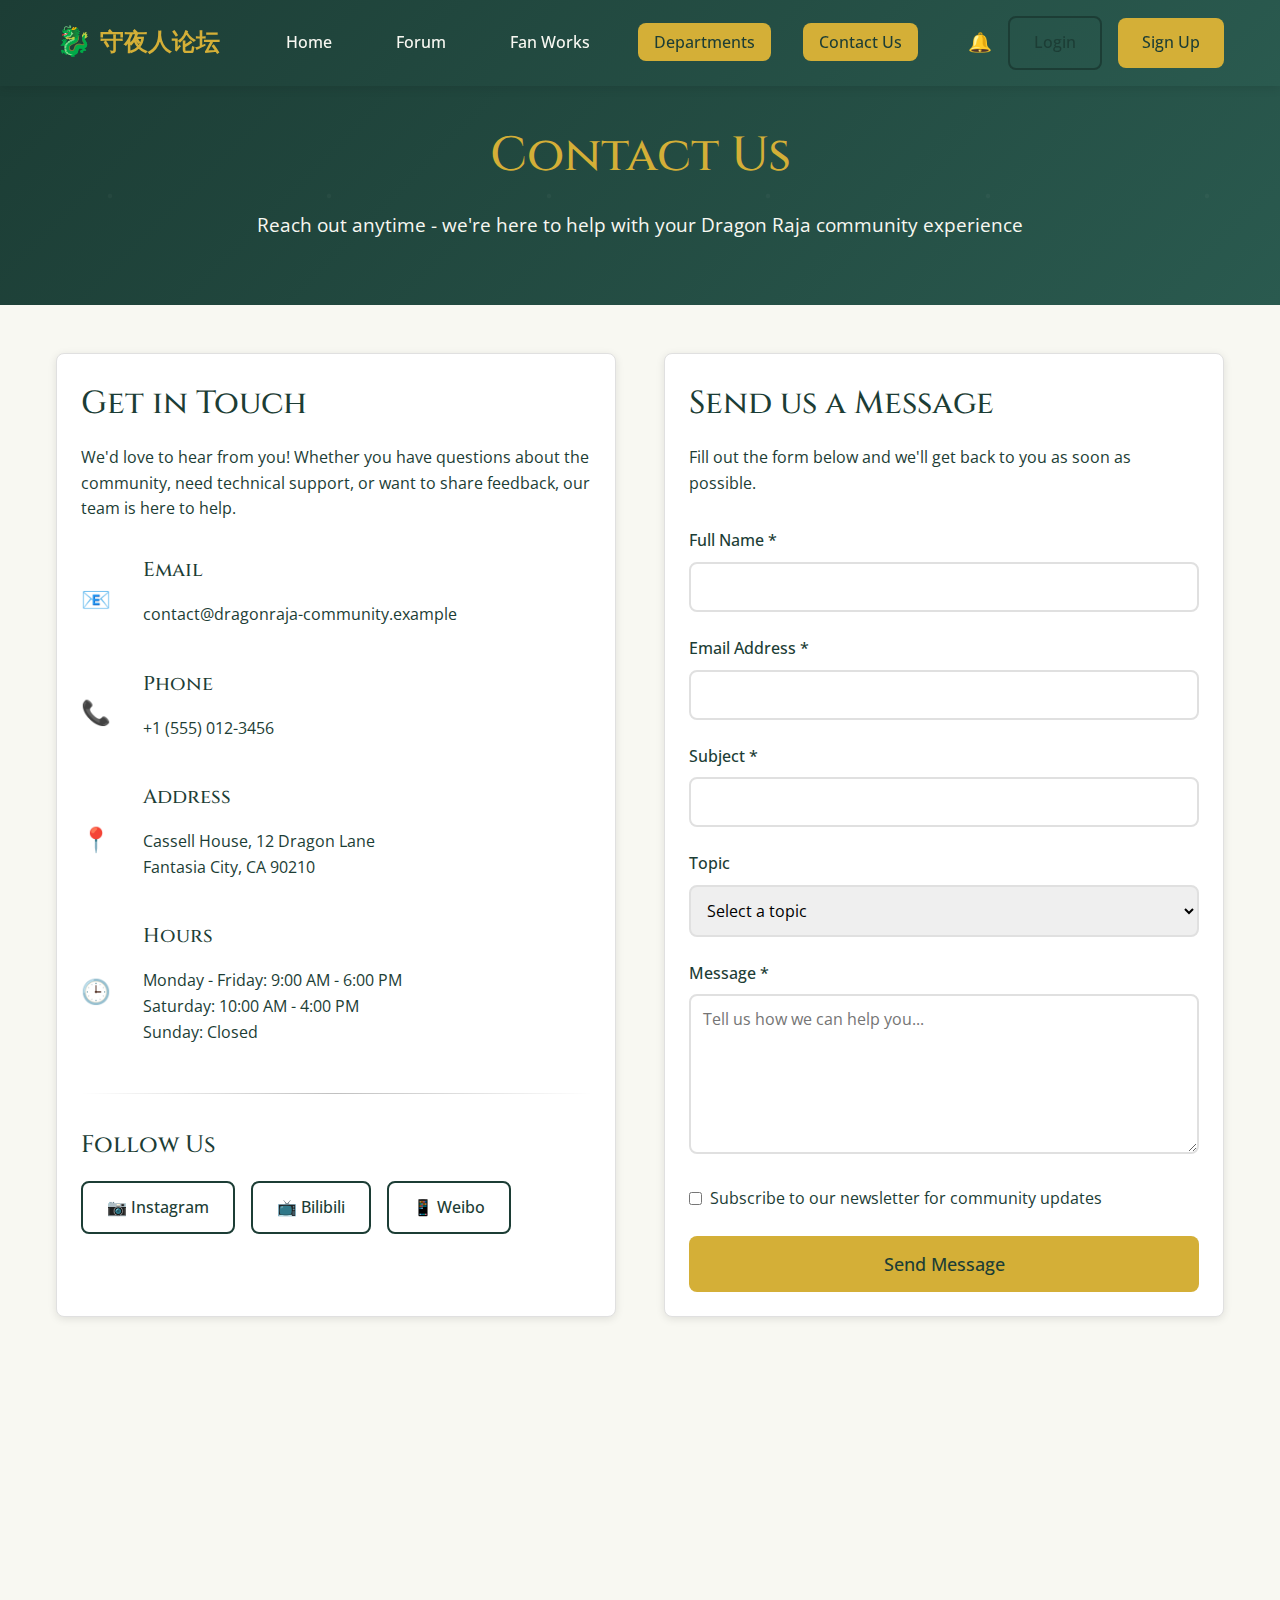
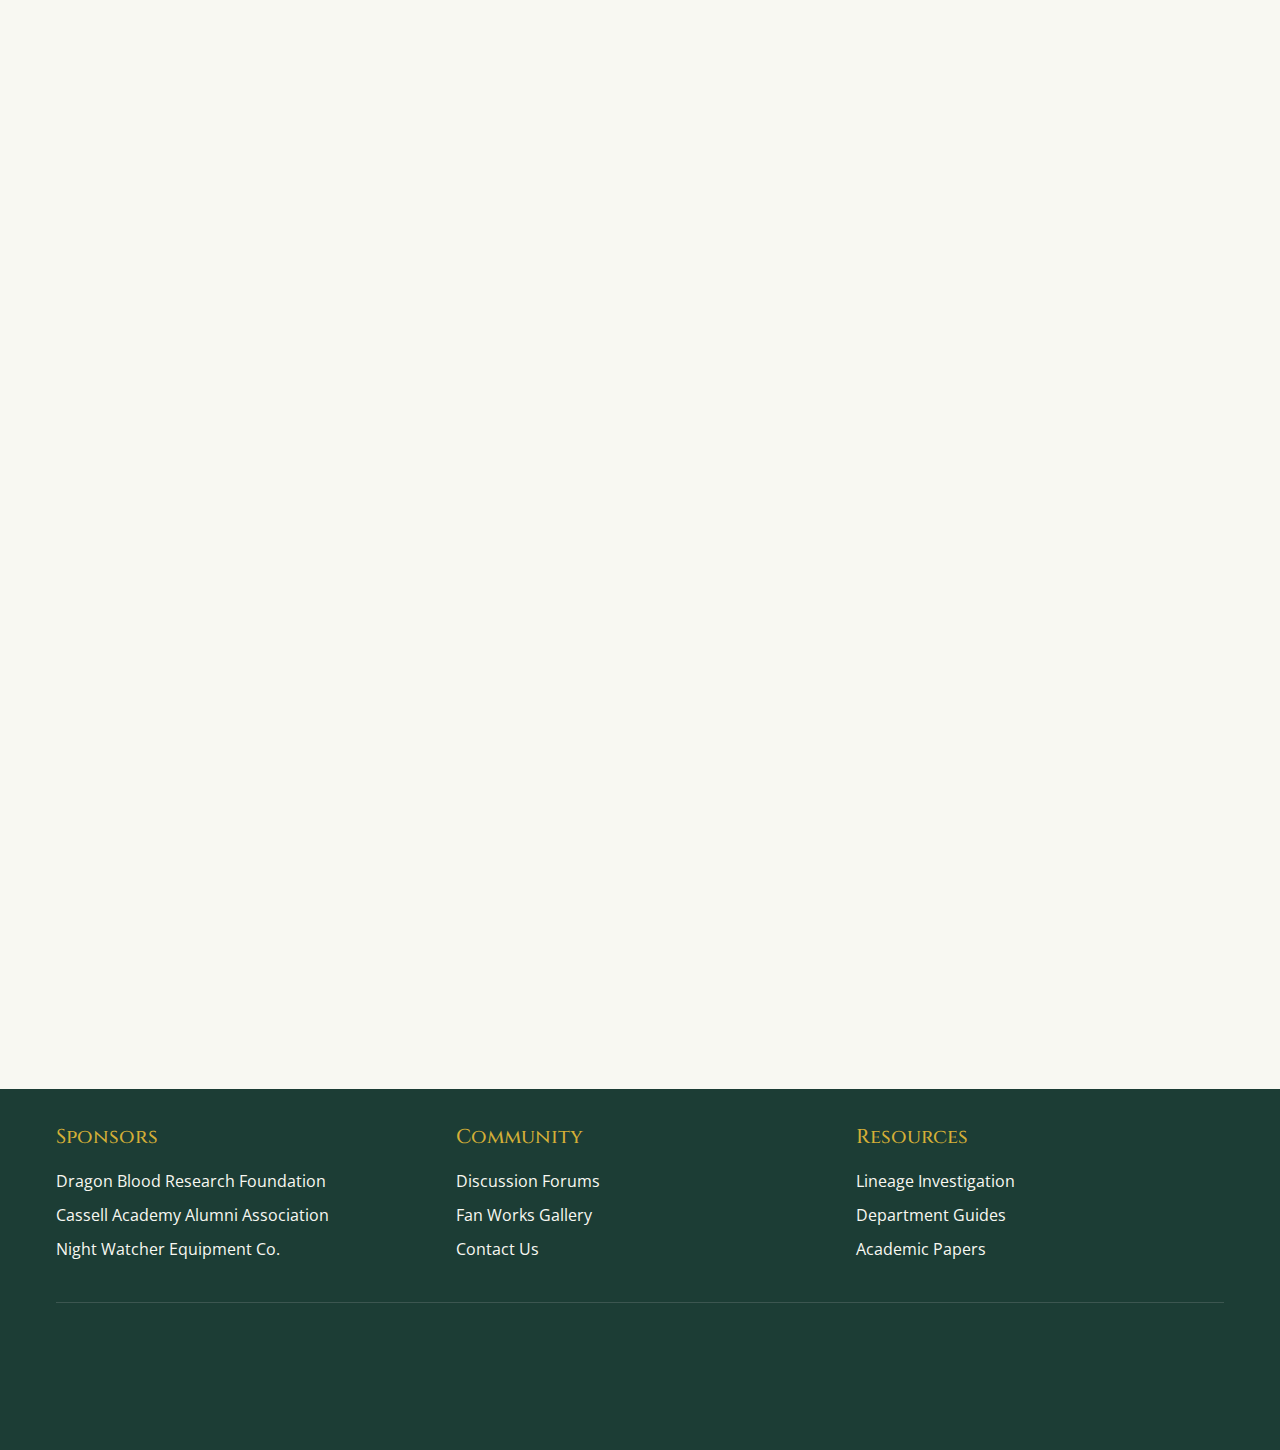
<file: contact.html>
<!DOCTYPE html>
<html lang="en">
<head>
    <meta charset="UTF-8">
    <meta name="viewport" content="width=device-width, initial-scale=1.0">
    <title>Contact Us | Night Watcher Forum</title>
    <meta name="description" content="Get in touch with the Night Watcher Forum community. Contact information and inquiry form">
    <link rel="stylesheet" href="styles.css">
</head>
<body>
    <!-- Header -->
    <header class="header">
        <div class="container">
            <div class="header-content">
                <div class="logo">
                    守夜人论坛
                </div>
                <nav>
                    <ul class="nav">
                        <li><a href="index.html">Home</a></li>
                        <li><a href="forum.html">Forum</a></li>
                        <li><a href="fanworks.html">Fan Works</a></li>
                        <li><a href="contact.html" class="active">Departments</a></li>
                        <li><a href="contact.html" class="active">Contact Us</a></li>
                    </ul>
                </nav>
                <div class="header-actions">
                    <span class="notification-icon" aria-label="Notifications">🔔</span>
                    <a href="#" class="btn btn-outline">Login</a>
                    <a href="questionnaire.html" class="btn btn-primary">Sign Up</a>
                </div>
            </div>
        </div>
    </header>

    <!-- Hero Section -->
    <section class="hero" style="padding: 2rem 0;">
        <div class="container">
            <div class="hero-content">
                <h1>Contact Us</h1>
                <p>Reach out anytime - we're here to help with your Dragon Raja community experience</p>
            </div>
        </div>
    </section>

    <!-- Main Content -->
    <main>
        <div class="container">
            <section class="section">
                <div class="grid-2" style="gap: 3rem;">
                    <!-- Contact Information -->
                    <div class="card">
                        <h2>Get in Touch</h2>
                        <p style="margin-bottom: 2rem;">We'd love to hear from you! Whether you have questions about the community, need technical support, or want to share feedback, our team is here to help.</p>
                        
                        <div class="contact-info">
                            <div class="flex-row" style="align-items: center; margin-bottom: 1.5rem;">
                                <span style="font-size: 1.5rem; margin-right: 1rem;">📧</span>
                                <div>
                                    <h4>Email</h4>
                                    <p>contact@dragonraja-community.example</p>
                                </div>
                            </div>
                            
                            <div class="flex-row" style="align-items: center; margin-bottom: 1.5rem;">
                                <span style="font-size: 1.5rem; margin-right: 1rem;">📞</span>
                                <div>
                                    <h4>Phone</h4>
                                    <p>+1 (555) 012-3456</p>
                                </div>
                            </div>
                            
                            <div class="flex-row" style="align-items: center; margin-bottom: 1.5rem;">
                                <span style="font-size: 1.5rem; margin-right: 1rem;">📍</span>
                                <div>
                                    <h4>Address</h4>
                                    <p>Cassell House, 12 Dragon Lane<br>Fantasia City, CA 90210</p>
                                </div>
                            </div>
                            
                            <div class="flex-row" style="align-items: center; margin-bottom: 1.5rem;">
                                <span style="font-size: 1.5rem; margin-right: 1rem;">🕒</span>
                                <div>
                                    <h4>Hours</h4>
                                    <p>Monday - Friday: 9:00 AM - 6:00 PM<br>Saturday: 10:00 AM - 4:00 PM<br>Sunday: Closed</p>
                                </div>
                            </div>
                        </div>
                        
                        <div class="divider"></div>
                        
                        <h3>Follow Us</h3>
                        <div class="flex-row" style="gap: 1rem; margin-top: 1rem;">
                            <a href="#" class="btn btn-outline" style="display: flex; align-items: center; gap: 0.5rem;">
                                📷 Instagram
                            </a>
                            <a href="#" class="btn btn-outline" style="display: flex; align-items: center; gap: 0.5rem;">
                                📺 Bilibili
                            </a>
                            <a href="#" class="btn btn-outline" style="display: flex; align-items: center; gap: 0.5rem;">
                                📱 Weibo
                            </a>
                        </div>
                    </div>

                    <!-- Contact Form -->
                    <div class="card">
                        <h2>Send us a Message</h2>
                        <p style="margin-bottom: 2rem;">Fill out the form below and we'll get back to you as soon as possible.</p>
                        
                        <form class="contact-form">
                            <div class="form-group">
                                <label for="name" class="form-label">Full Name *</label>
                                <input type="text" id="name" name="name" class="form-input" required>
                            </div>
                            
                            <div class="form-group">
                                <label for="email" class="form-label">Email Address *</label>
                                <input type="email" id="email" name="email" class="form-input" required>
                            </div>
                            
                            <div class="form-group">
                                <label for="subject" class="form-label">Subject *</label>
                                <input type="text" id="subject" name="subject" class="form-input" required>
                            </div>
                            
                            <div class="form-group">
                                <label for="topic" class="form-label">Topic</label>
                                <select id="topic" name="topic" class="form-select">
                                    <option value="">Select a topic</option>
                                    <option value="general">General Inquiry</option>
                                    <option value="technical">Technical Support</option>
                                    <option value="community">Community Guidelines</option>
                                    <option value="fanworks">Fan Works Submission</option>
                                    <option value="forum">Forum Issues</option>
                                    <option value="account">Account Problems</option>
                                    <option value="other">Other</option>
                                </select>
                            </div>
                            
                            <div class="form-group">
                                <label for="message" class="form-label">Message *</label>
                                <textarea id="message" name="message" class="form-textarea" rows="6" placeholder="Tell us how we can help you..." required></textarea>
                            </div>
                            
                            <div class="form-group">
                                <div class="flex-row" style="align-items: center; gap: 0.5rem;">
                                    <input type="checkbox" id="newsletter" name="newsletter">
                                    <label for="newsletter">Subscribe to our newsletter for community updates</label>
                                </div>
                            </div>
                            
                            <button type="submit" class="btn btn-primary" style="width: 100%; padding: 1rem; font-size: 1.1rem;">Send Message</button>
                        </form>
                    </div>
                </div>
                
                <!-- Map Placeholder -->
                <div class="section" style="margin-top: 3rem;">
                    <div class="card">
                        <h2>Find Us</h2>
                        <div style="background: #f0f0f0; height: 300px; border-radius: var(--border-radius); display: flex; align-items: center; justify-content: center; color: #666; font-size: 1.1rem;">
                            🗺️ Interactive Map Placeholder<br>
                            <small>Cassell House, 12 Dragon Lane, Fantasia City</small>
                        </div>
                    </div>
                </div>
                
                <!-- FAQ Section -->
                <div class="section" style="margin-top: 3rem;">
                    <div class="card">
                        <h2>Frequently Asked Questions</h2>
                        <div class="grid-2" style="gap: 2rem; margin-top: 2rem;">
                            <div>
                                <h4>How do I join the community?</h4>
                                <p>Simply click the "Sign Up" button in the header and complete the registration process. You can also take our First Blood Lineage Investigation to get started with the role-play experience.</p>
                                
                                <h4>Can I submit my fan works?</h4>
                                <p>Absolutely! We encourage community members to share their creative works. Visit our Fan Works Gallery to upload your art, stories, or other creative content.</p>
                                
                                <h4>How do the departments work?</h4>
                                <p>Departments are role-play groups based on the Cassell College structure. You can join multiple departments and participate in their specific discussions and activities.</p>
                            </div>
                            
                            <div>
                                <h4>Is this site official?</h4>
                                <p>This is a fan community project inspired by the Dragon Raja universe. We are not affiliated with the original creators but aim to provide a respectful and engaging fan experience.</p>
                                
                                <h4>How can I report inappropriate content?</h4>
                                <p>If you encounter any content that violates our community guidelines, please contact us immediately through this form or report it directly in the forum.</p>
                                
                                <h4>Do you have mobile apps?</h4>
                                <p>Currently, we're a web-based community. The site is fully responsive and works great on mobile devices. We're considering mobile app development based on community feedback.</p>
                            </div>
                        </div>
                    </div>
                </div>
            </section>
        </div>
    </main>

    <!-- Footer -->
    <footer class="footer">
        <div class="container">
            <div class="footer-content">
                <div class="footer-section">
                    <h4>Sponsors</h4>
                    <p>Dragon Blood Research Foundation</p>
                    <p>Cassell Academy Alumni Association</p>
                    <p>Night Watcher Equipment Co.</p>
                </div>
                <div class="footer-section">
                    <h4>Community</h4>
                    <p><a href="forum.html">Discussion Forums</a></p>
                    <p><a href="fanworks.html">Fan Works Gallery</a></p>
                    <p><a href="contact.html">Contact Us</a></p>
                </div>
                <div class="footer-section">
                    <h4>Resources</h4>
                    <p><a href="questionnaire.html">Lineage Investigation</a></p>
                    <p><a href="#">Department Guides</a></p>
                    <p><a href="#">Academic Papers</a></p>
                </div>
            </div>
            <div class="footer-bottom">
                <p>&copy; 2025 Night Watcher Forum. All rights reserved.</p>
                <p>Inspired by Dragon Raja universe. This is a fan community project.</p>
            </div>
        </div>
    </footer>

    <script src="script.js"></script>
</body>
</html>
</file>
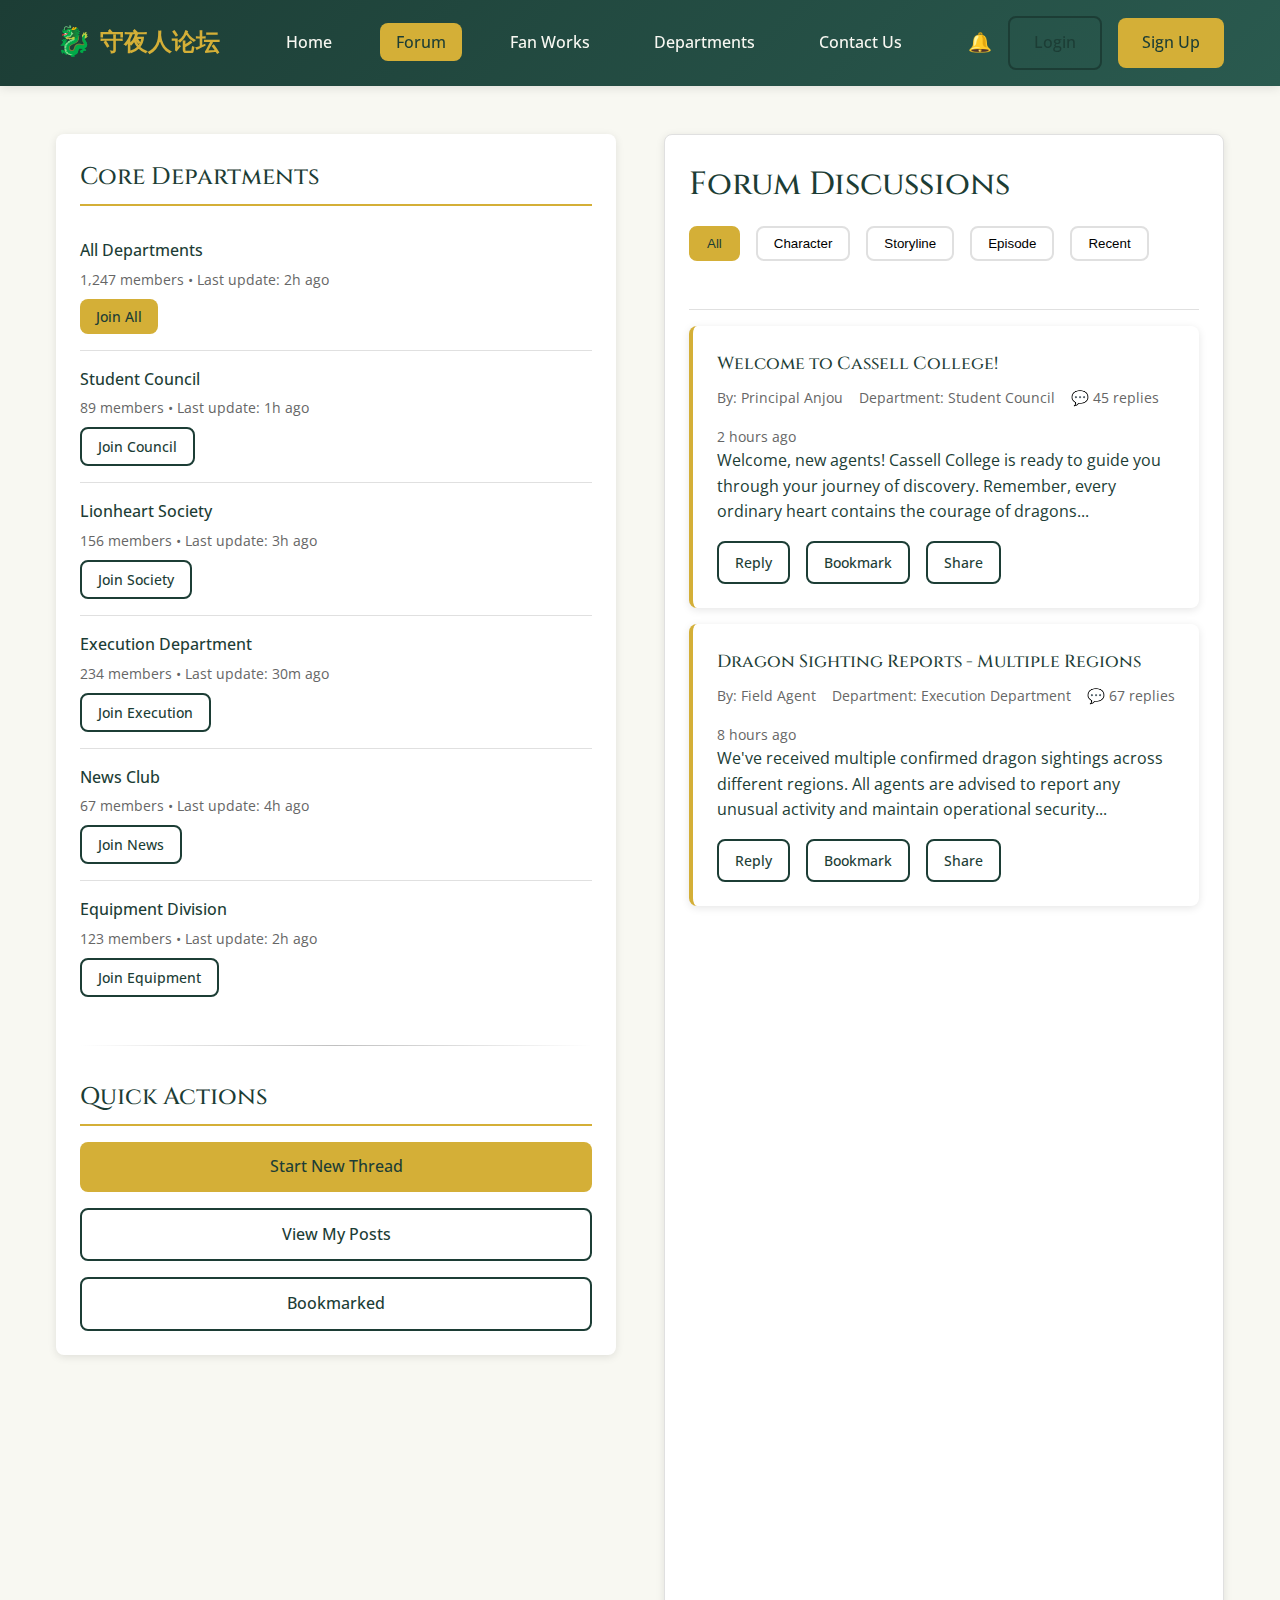
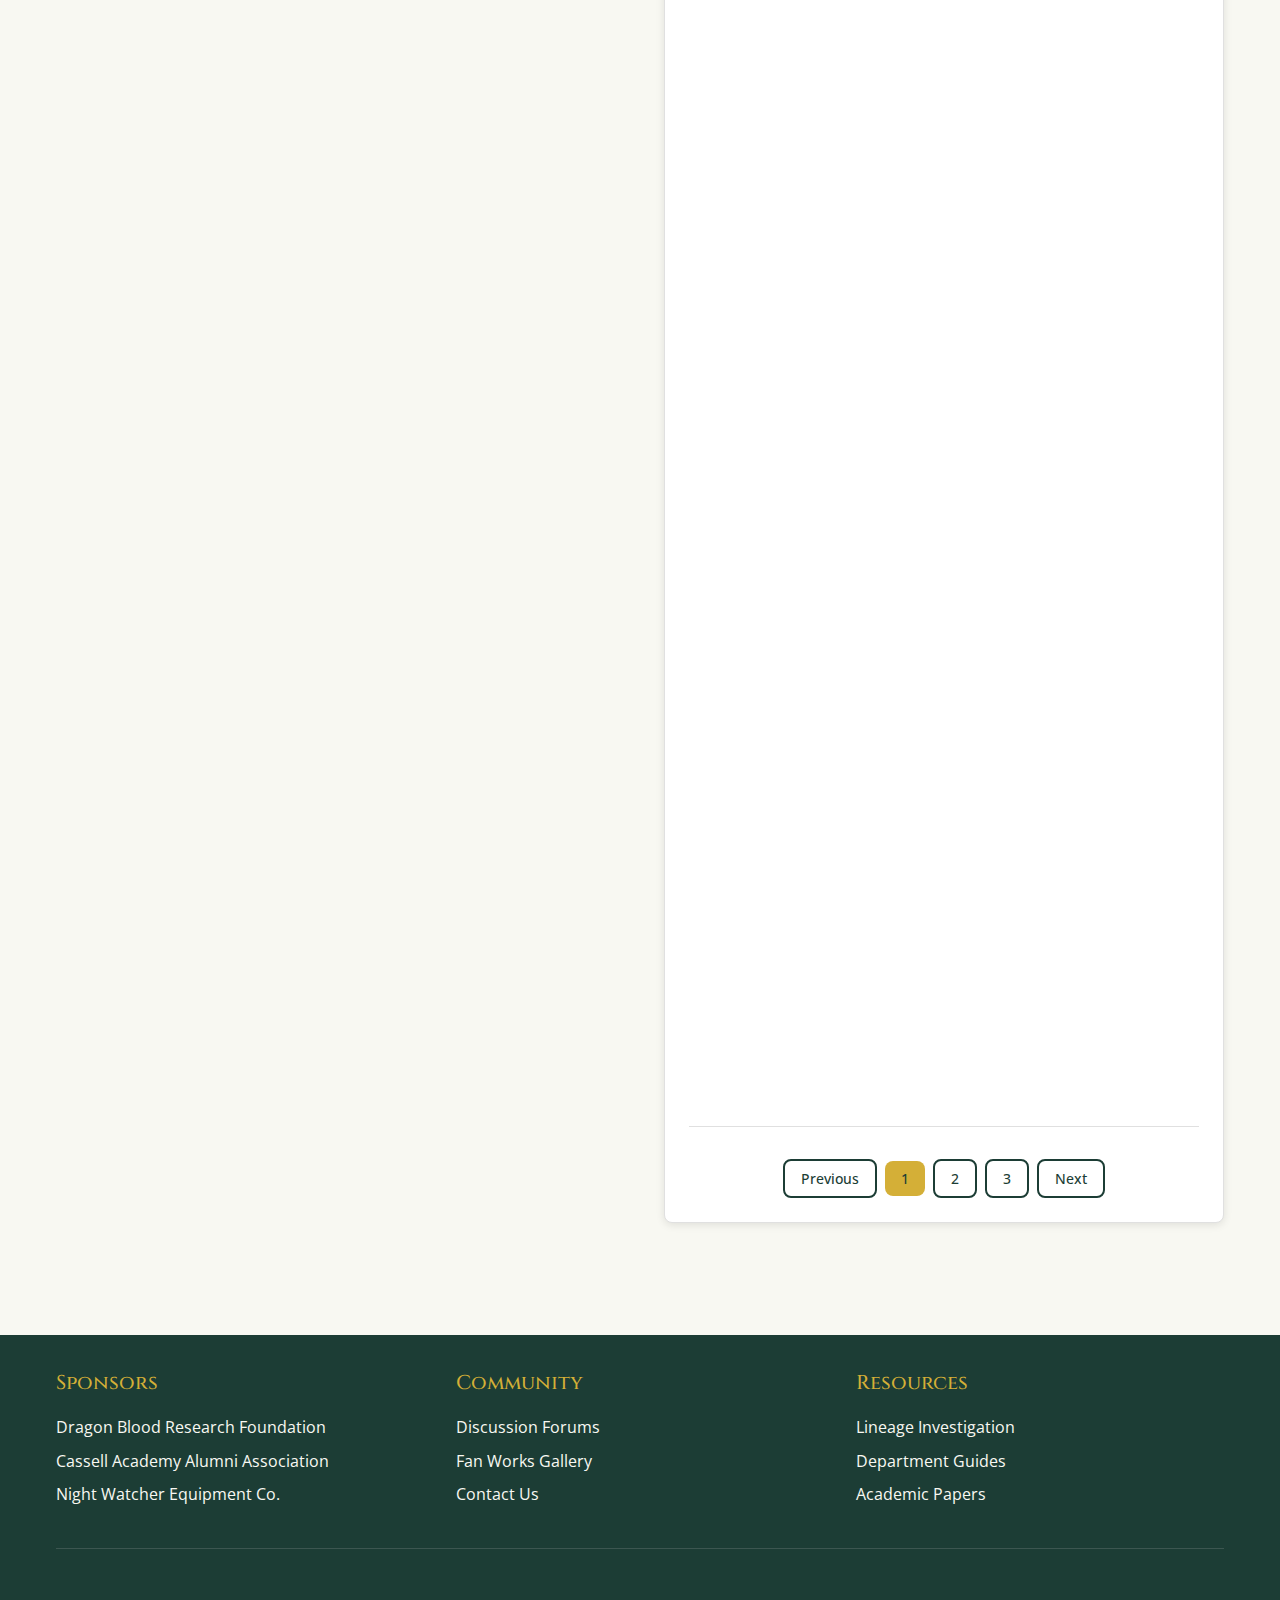
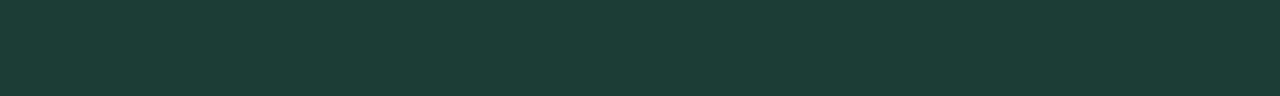
<file: forum.html>
<!DOCTYPE html>
<html lang="en">
<head>
    <meta charset="UTF-8">
    <meta name="viewport" content="width=device-width, initial-scale=1.0">
    <title>Forum - Role Play Zone | Night Watcher Forum</title>
    <meta name="description" content="Join the role-play discussions in Cassell College departments and connect with fellow agents">
    <link rel="stylesheet" href="styles.css">
</head>
<body>
    <!-- Header -->
    <header class="header">
        <div class="container">
            <div class="header-content">
                <div class="logo">
                    守夜人论坛
                </div>
                <nav>
                    <ul class="nav">
                        <li><a href="index.html">Home</a></li>
                        <li><a href="forum.html" class="active">Forum</a></li>
                        <li><a href="fanworks.html">Fan Works</a></li>
                        <li><a href="contact.html">Departments</a></li>
                        <li><a href="contact.html">Contact Us</a></li>
                    </ul>
                </nav>
                <div class="header-actions">
                    <span class="notification-icon" aria-label="Notifications">🔔</span>
                    <a href="#" class="btn btn-outline">Login</a>
                    <a href="questionnaire.html" class="btn btn-primary">Sign Up</a>
                </div>
            </div>
        </div>
    </header>

    <!-- Main Content -->
    <main>
        <div class="container">
            <section class="section">
                <div class="grid-2" style="gap: 3rem;">
                    <!-- Sidebar -->
                    <aside class="sidebar">
                        <h3>Core Departments</h3>
                        <ul class="department-list">
                            <li class="department-item">
                                <div class="department-name">All Departments</div>
                                <div class="department-meta">1,247 members • Last update: 2h ago</div>
                                <button class="btn btn-primary btn-small">Join All</button>
                            </li>
                            
                            <li class="department-item">
                                <div class="department-name">Student Council</div>
                                <div class="department-meta">89 members • Last update: 1h ago</div>
                                <button class="btn btn-outline btn-small">Join Council</button>
                            </li>
                            
                            <li class="department-item">
                                <div class="department-name">Lionheart Society</div>
                                <div class="department-meta">156 members • Last update: 3h ago</div>
                                <button class="btn btn-outline btn-small">Join Society</button>
                            </li>
                            
                            <li class="department-item">
                                <div class="department-name">Execution Department</div>
                                <div class="department-meta">234 members • Last update: 30m ago</div>
                                <button class="btn btn-outline btn-small">Join Execution</button>
                            </li>
                            
                            <li class="department-item">
                                <div class="department-name">News Club</div>
                                <div class="department-meta">67 members • Last update: 4h ago</div>
                                <button class="btn btn-outline btn-small">Join News</button>
                            </li>
                            
                            <li class="department-item">
                                <div class="department-name">Equipment Division</div>
                                <div class="department-meta">123 members • Last update: 2h ago</div>
                                <button class="btn btn-outline btn-small">Join Equipment</button>
                            </li>
                        </ul>
                        
                        <div class="divider"></div>
                        
                        <h3>Quick Actions</h3>
                        <div class="flex-column">
                            <a href="#" class="btn btn-primary">Start New Thread</a>
                            <a href="#" class="btn btn-outline">View My Posts</a>
                            <a href="#" class="btn btn-outline">Bookmarked</a>
                        </div>
                    </aside>

                    <!-- Main Forum Content -->
                    <div class="main-content">
                        <div class="card">
                            <div class="card-header">
                                <h2>Forum Discussions</h2>
                                <div class="filter-bar">
                                    <button class="filter-btn active">All</button>
                                    <button class="filter-btn">Character</button>
                                    <button class="filter-btn">Storyline</button>
                                    <button class="filter-btn">Episode</button>
                                    <button class="filter-btn">Recent</button>
                                </div>
                            </div>
                            
                            <div class="card-content">
                                <!-- Thread 1 -->
                                <article class="thread-item">
                                    <h3 class="thread-title">Welcome to Cassell College!</h3>
                                    <div class="thread-meta">
                                        <span>By: Principal Anjou</span>
                                        <span>Department: Student Council</span>
                                        <span>💬 45 replies</span>
                                        <span>2 hours ago</span>
                                    </div>
                                    <p>Welcome, new agents! Cassell College is ready to guide you through your journey of discovery. Remember, every ordinary heart contains the courage of dragons...</p>
                                    <div class="flex-row" style="margin-top: 1rem;">
                                        <span class="btn btn-outline btn-small">Reply</span>
                                        <span class="btn btn-outline btn-small">Bookmark</span>
                                        <span class="btn btn-outline btn-small">Share</span>
                                    </div>
                                </article>

                                <!-- Thread 2 -->
                                <article class="thread-item">
                                    <h3 class="thread-title">Dragon Sighting Reports - Multiple Regions</h3>
                                    <div class="thread-meta">
                                        <span>By: Field Agent</span>
                                        <span>Department: Execution Department</span>
                                        <span>💬 67 replies</span>
                                        <span>8 hours ago</span>
                                    </div>
                                    <p>We've received multiple confirmed dragon sightings across different regions. All agents are advised to report any unusual activity and maintain operational security...</p>
                                    <div class="flex-row" style="margin-top: 1rem;">
                                        <span class="btn btn-outline btn-small">Reply</span>
                                        <span class="btn btn-outline btn-small">Bookmark</span>
                                        <span class="btn btn-outline btn-small">Share</span>
                                    </div>
                                </article>

                                <!-- Thread 3 -->
                                <article class="thread-item">
                                    <h3 class="thread-title">Lionheart Society Training Schedule</h3>
                                    <div class="thread-meta">
                                        <span>By: Lionheart Leader</span>
                                        <span>Department: Lionheart Society</span>
                                        <span>💬 23 replies</span>
                                        <span>1 day ago</span>
                                    </div>
                                    <p>Advanced combat training sessions will begin next week. All Lionheart members are required to attend. New techniques for dragon blood enhancement will be demonstrated...</p>
                                    <div class="flex-row" style="margin-top: 1rem;">
                                        <span class="btn btn-outline btn-small">Reply</span>
                                        <span class="btn btn-outline btn-small">Bookmark</span>
                                        <span class="btn btn-outline btn-small">Share</span>
                                    </div>
                                </article>

                                <!-- Thread 4 -->
                                <article class="thread-item">
                                    <h3 class="thread-title">Equipment Division: New Technology Updates</h3>
                                    <div class="thread-meta">
                                        <span>By: Tech Specialist</span>
                                        <span>Department: Equipment Division</span>
                                        <span>💬 34 replies</span>
                                        <span>1 day ago</span>
                                    </div>
                                    <p>Latest technological advancements in dragon detection equipment are now available. All field agents will receive updated gear in the coming weeks...</p>
                                    <div class="flex-row" style="margin-top: 1rem;">
                                        <span class="btn btn-outline btn-small">Reply</span>
                                        <span class="btn btn-outline btn-small">Bookmark</span>
                                        <span class="btn btn-outline btn-small">Share</span>
                                    </div>
                                </article>

                                <!-- Thread 5 -->
                                <article class="thread-item">
                                    <h3 class="thread-title">News Club: Campus Events This Week</h3>
                                    <div class="thread-meta">
                                        <span>By: News Reporter</span>
                                        <span>Department: News Club</span>
                                        <span>💬 12 replies</span>
                                        <span>2 days ago</span>
                                    </div>
                                    <p>Don't miss the upcoming campus events! Dragon blood research symposium, combat demonstrations, and the annual Cassell College talent show...</p>
                                    <div class="flex-row" style="margin-top: 1rem;">
                                        <span class="btn btn-outline btn-small">Reply</span>
                                        <span class="btn btn-outline btn-small">Bookmark</span>
                                        <span class="btn btn-outline btn-small">Share</span>
                                    </div>
                                </article>

                                <!-- Thread 6 -->
                                <article class="thread-item">
                                    <h3 class="thread-title">Character Discussion: Caesar's Leadership Style</h3>
                                    <div class="thread-meta">
                                        <span>By: Student Council Member</span>
                                        <span>Department: Student Council</span>
                                        <span>💬 89 replies</span>
                                        <span>3 days ago</span>
                                    </div>
                                    <p>Let's discuss Caesar's unique approach to leadership and how it influences the Student Council's decisions. What makes his style effective in crisis situations?</p>
                                    <div class="flex-row" style="margin-top: 1rem;">
                                        <span class="btn btn-outline btn-small">Reply</span>
                                        <span class="btn btn-outline btn-small">Bookmark</span>
                                        <span class="btn btn-outline btn-small">Share</span>
                                    </div>
                                </article>

                                <!-- Thread 7 -->
                                <article class="thread-item">
                                    <h3 class="thread-title">Storyline Analysis: The Dragon King's Return</h3>
                                    <div class="thread-meta">
                                        <span>By: Literature Professor</span>
                                        <span>Department: All Departments</span>
                                        <span>💬 156 replies</span>
                                        <span>4 days ago</span>
                                    </div>
                                    <p>An in-depth analysis of the recent storyline developments and their implications for the Cassell College universe. Theories and predictions welcome...</p>
                                    <div class="flex-row" style="margin-top: 1rem;">
                                        <span class="btn btn-outline btn-small">Reply</span>
                                        <span class="btn btn-outline btn-small">Bookmark</span>
                                        <span class="btn btn-outline btn-small">Share</span>
                                    </div>
                                </article>

                                <!-- Thread 8 -->
                                <article class="thread-item">
                                    <h3 class="thread-title">Episode Discussion: The Awakening</h3>
                                    <div class="thread-meta">
                                        <span>By: Episode Reviewer</span>
                                        <span>Department: News Club</span>
                                        <span>💬 78 replies</span>
                                        <span>5 days ago</span>
                                    </div>
                                    <p>Breaking down the latest episode's key moments, character development, and plot twists. What did you think of the dragon blood awakening sequence?</p>
                                    <div class="flex-row" style="margin-top: 1rem;">
                                        <span class="btn btn-outline btn-small">Reply</span>
                                        <span class="btn btn-outline btn-small">Bookmark</span>
                                        <span class="btn btn-outline btn-small">Share</span>
                                    </div>
                                </article>
                            </div>
                            
                            <!-- Pagination -->
                            <div class="text-center" style="margin-top: 2rem; padding-top: 2rem; border-top: 1px solid #e0e0e0;">
                                <div class="flex-row" style="justify-content: center; gap: 0.5rem;">
                                    <button class="btn btn-outline btn-small">Previous</button>
                                    <button class="btn btn-primary btn-small">1</button>
                                    <button class="btn btn-outline btn-small">2</button>
                                    <button class="btn btn-outline btn-small">3</button>
                                    <button class="btn btn-outline btn-small">Next</button>
                                </div>
                            </div>
                        </div>
                    </div>
                </div>
            </section>
        </div>
    </main>

    <!-- Footer -->
    <footer class="footer">
        <div class="container">
            <div class="footer-content">
                <div class="footer-section">
                    <h4>Sponsors</h4>
                    <p>Dragon Blood Research Foundation</p>
                    <p>Cassell Academy Alumni Association</p>
                    <p>Night Watcher Equipment Co.</p>
                </div>
                <div class="footer-section">
                    <h4>Community</h4>
                    <p><a href="forum.html">Discussion Forums</a></p>
                    <p><a href="fanworks.html">Fan Works Gallery</a></p>
                    <p><a href="contact.html">Contact Us</a></p>
                </div>
                <div class="footer-section">
                    <h4>Resources</h4>
                    <p><a href="questionnaire.html">Lineage Investigation</a></p>
                    <p><a href="#">Department Guides</a></p>
                    <p><a href="#">Academic Papers</a></p>
                </div>
            </div>
            <div class="footer-bottom">
                <p>&copy; 2025 Night Watcher Forum. All rights reserved.</p>
                <p>Inspired by Dragon Raja universe. This is a fan community project.</p>
            </div>
        </div>
    </footer>

    <script src="script.js"></script>
</body>
</html>
</file>
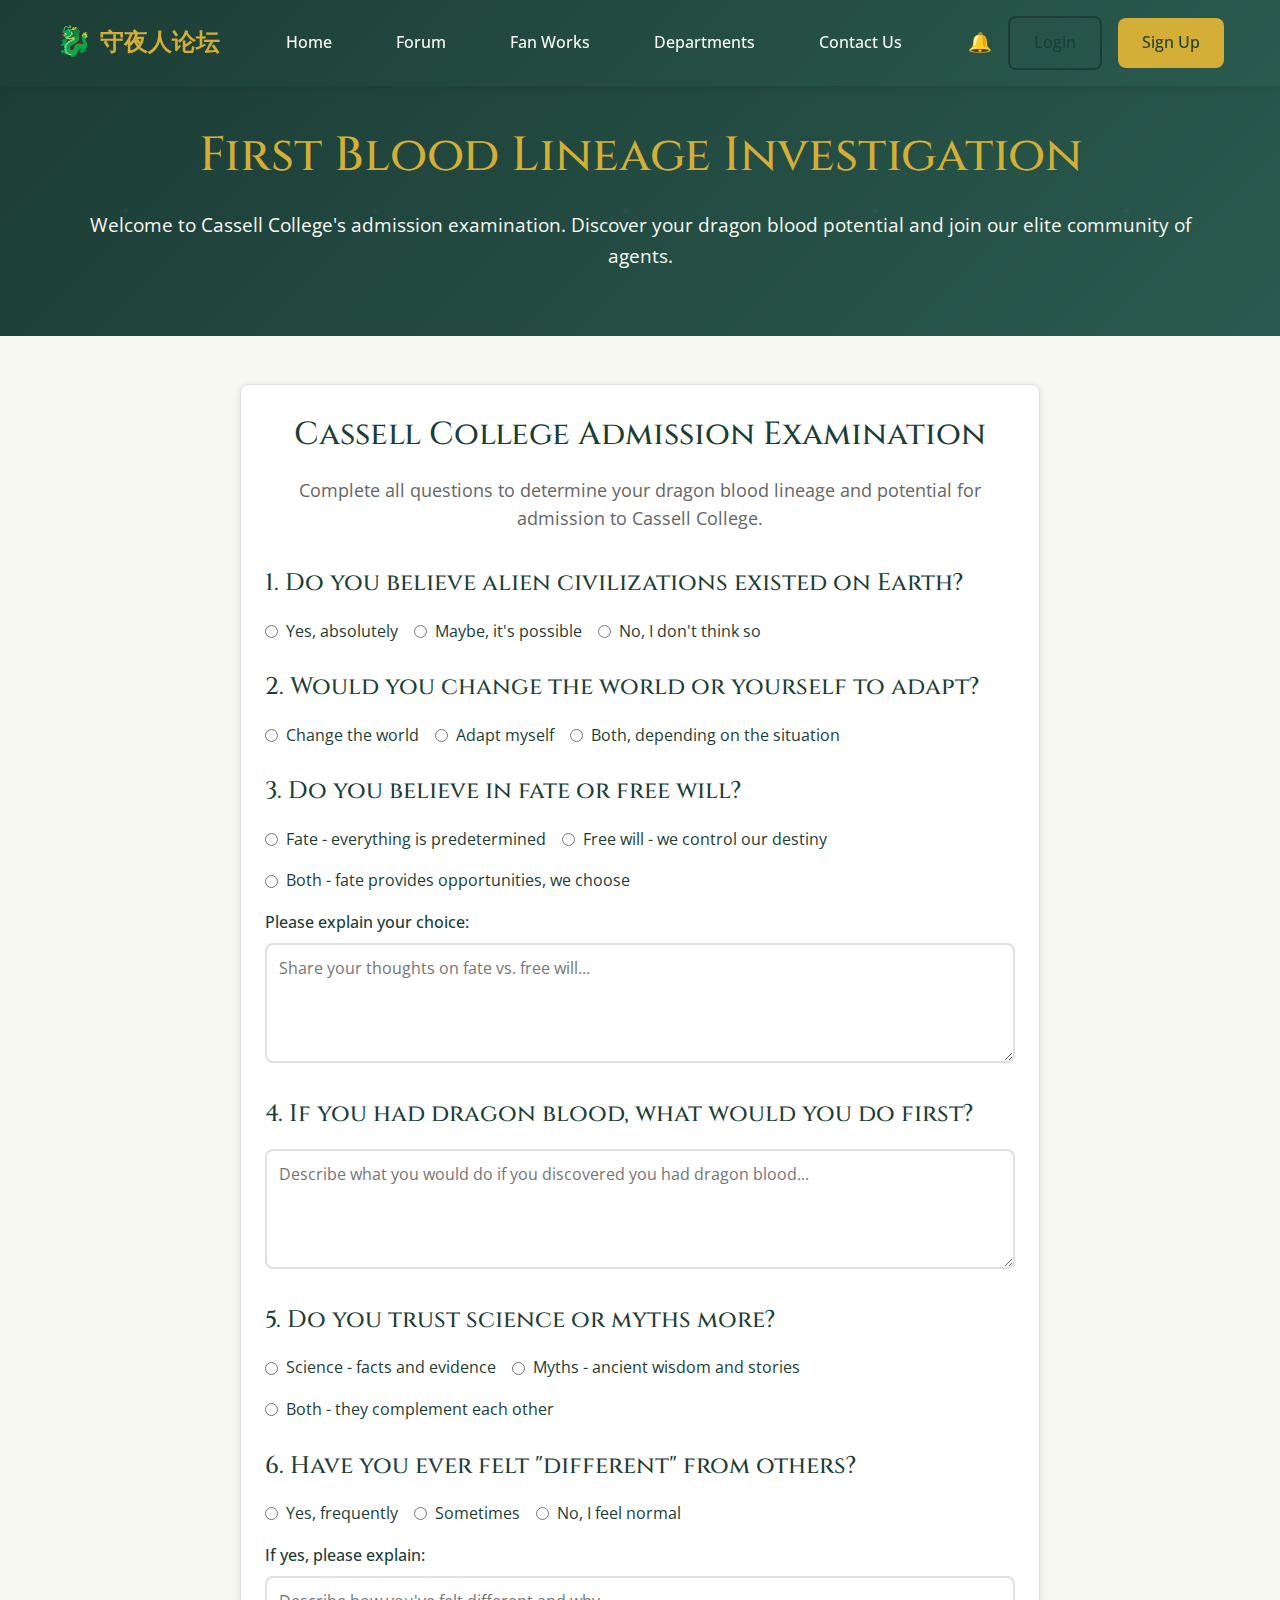
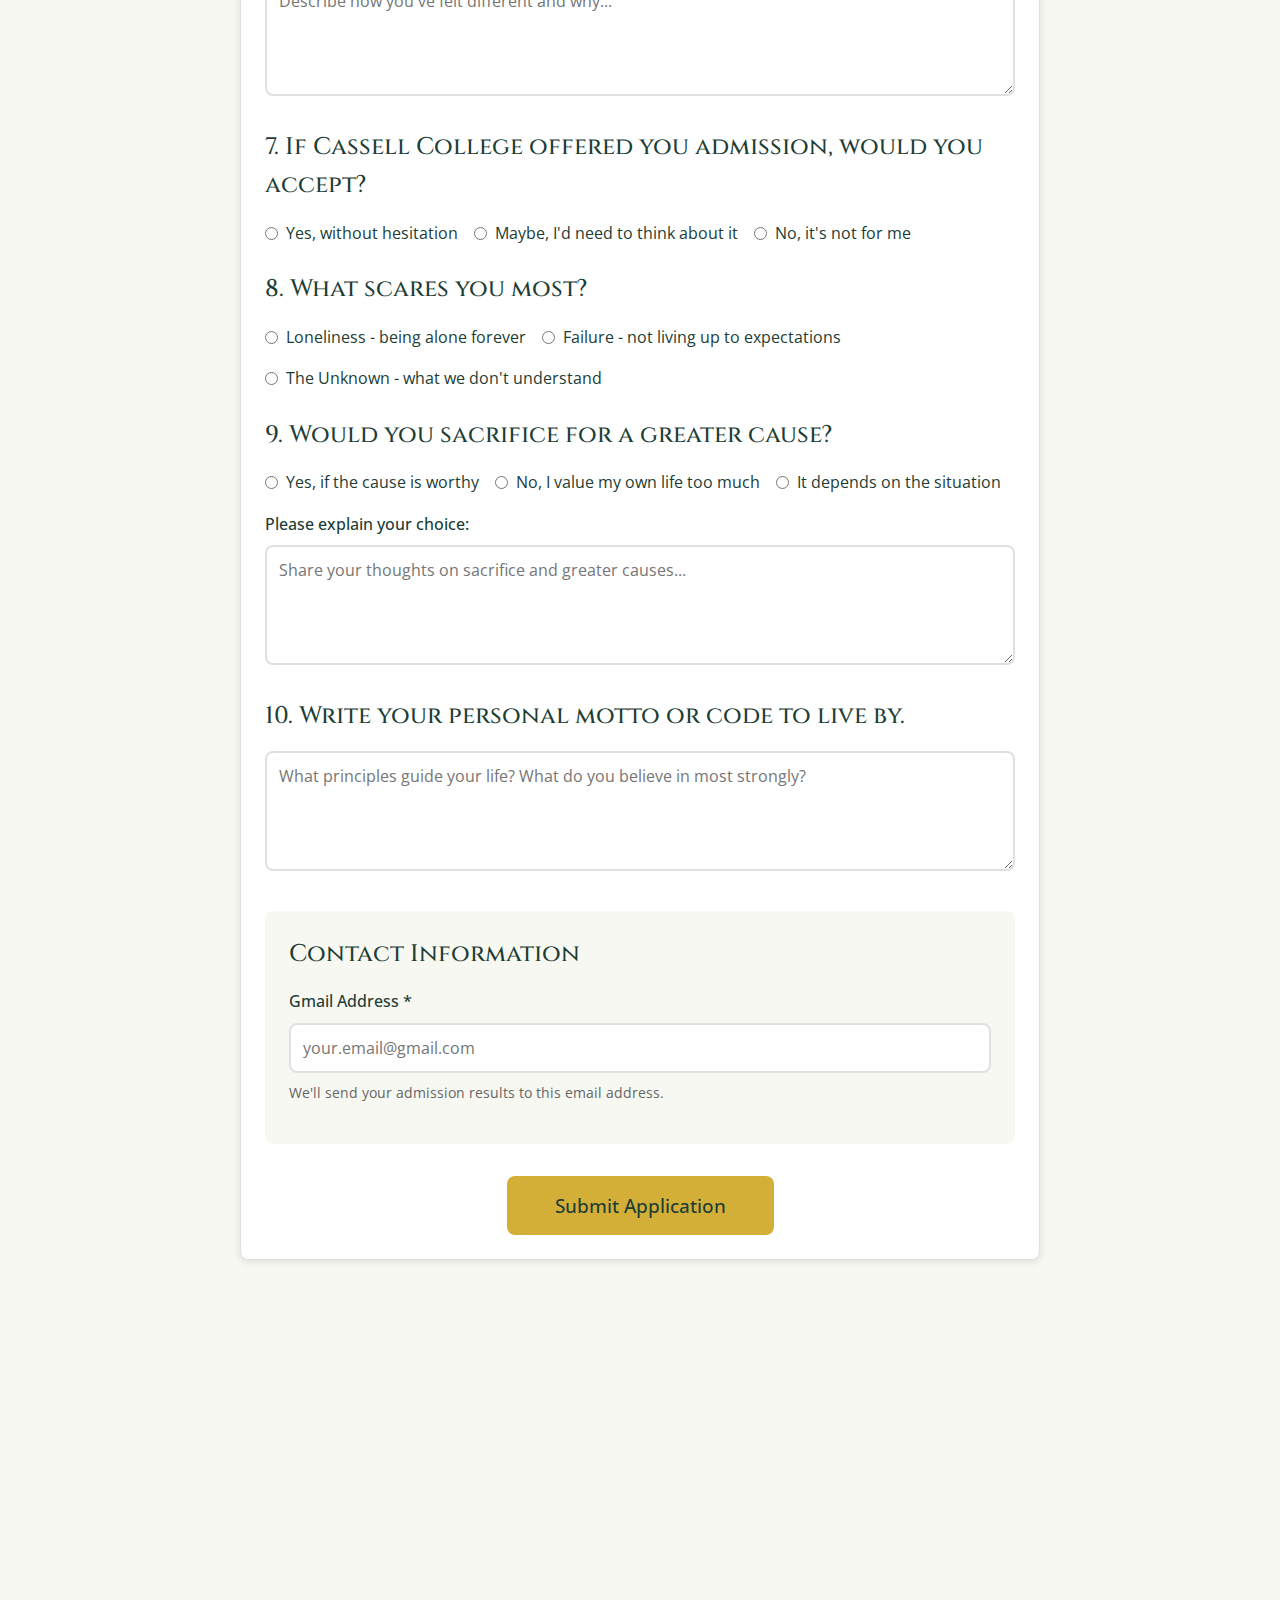
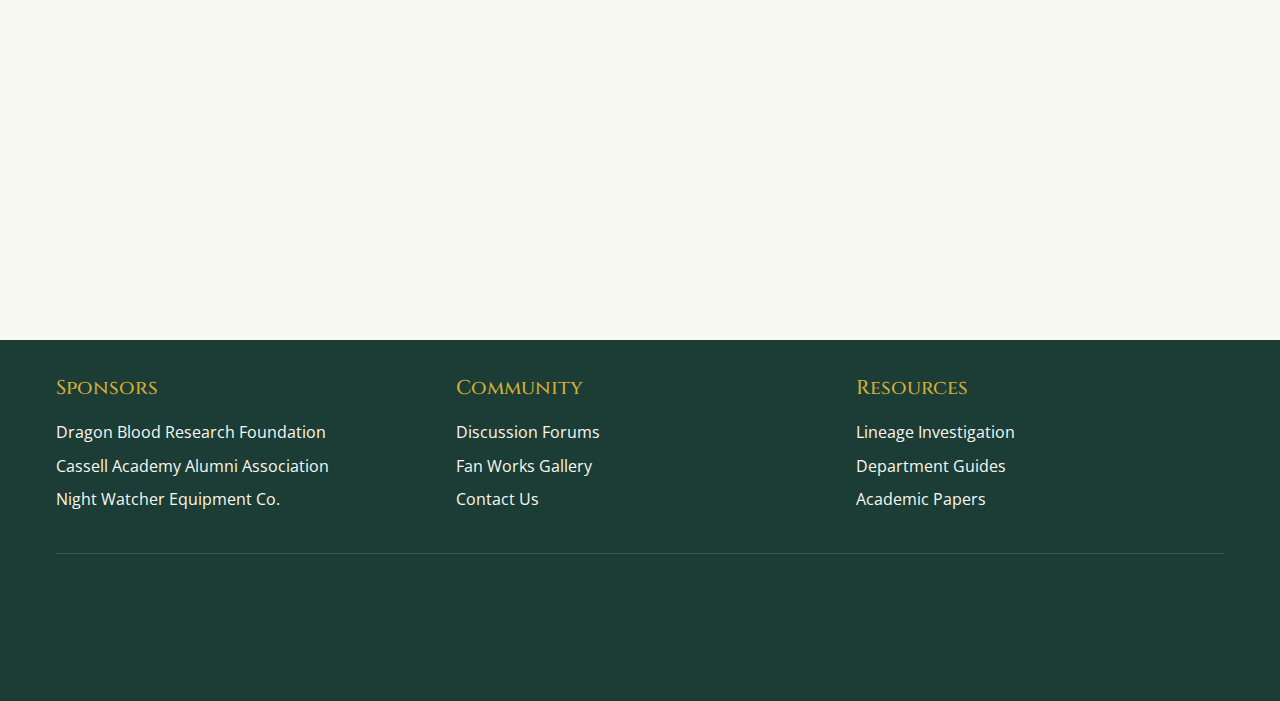
<file: questionnaire.html>
<!DOCTYPE html>
<html lang="en">
<head>
    <meta charset="UTF-8">
    <meta name="viewport" content="width=device-width, initial-scale=1.0">
    <title>First Blood Lineage Investigation | Night Watcher Forum</title>
    <meta name="description" content="Take the Cassell College admission examination and discover your dragon blood potential">
    <link rel="stylesheet" href="styles.css">
</head>
<body>
    <!-- Header -->
    <header class="header">
        <div class="container">
            <div class="header-content">
                <div class="logo">
                    守夜人论坛
                </div>
                <nav>
                    <ul class="nav">
                        <li><a href="index.html">Home</a></li>
                        <li><a href="forum.html">Forum</a></li>
                        <li><a href="fanworks.html">Fan Works</a></li>
                        <li><a href="contact.html">Departments</a></li>
                        <li><a href="contact.html">Contact Us</a></li>
                    </ul>
                </nav>
                <div class="header-actions">
                    <span class="notification-icon" aria-label="Notifications">🔔</span>
                    <a href="#" class="btn btn-outline">Login</a>
                    <a href="questionnaire.html" class="btn btn-primary">Sign Up</a>
                </div>
            </div>
        </div>
    </header>

    <!-- Hero Section -->
    <section class="hero" style="padding: 2rem 0;">
        <div class="container">
            <div class="hero-content">
                <h1>First Blood Lineage Investigation</h1>
                <p>Welcome to Cassell College's admission examination. Discover your dragon blood potential and join our elite community of agents.</p>
            </div>
        </div>
    </section>

    <!-- Main Content -->
    <main>
        <div class="container">
            <section class="section">
                <div class="card" style="max-width: 800px; margin: 0 auto;">
                    <div class="text-center" style="margin-bottom: 2rem;">
                        <h2>Cassell College Admission Examination</h2>
                        <p style="color: #666; font-size: 1.1rem;">Complete all questions to determine your dragon blood lineage and potential for admission to Cassell College.</p>
                    </div>
                    
                    <form id="lineageForm" class="questionnaire-form">
                        <!-- Question 1 -->
                        <div class="form-group">
                            <h3>1. Do you believe alien civilizations existed on Earth?</h3>
                            <div class="radio-group">
                                <label class="radio-item">
                                    <input type="radio" name="q1" value="yes" required>
                                    <span>Yes, absolutely</span>
                                </label>
                                <label class="radio-item">
                                    <input type="radio" name="q1" value="maybe" required>
                                    <span>Maybe, it's possible</span>
                                </label>
                                <label class="radio-item">
                                    <input type="radio" name="q1" value="no" required>
                                    <span>No, I don't think so</span>
                                </label>
                            </div>
                        </div>

                        <!-- Question 2 -->
                        <div class="form-group">
                            <h3>2. Would you change the world or yourself to adapt?</h3>
                            <div class="radio-group">
                                <label class="radio-item">
                                    <input type="radio" name="q2" value="world" required>
                                    <span>Change the world</span>
                                </label>
                                <label class="radio-item">
                                    <input type="radio" name="q2" value="myself" required>
                                    <span>Adapt myself</span>
                                </label>
                                <label class="radio-item">
                                    <input type="radio" name="q2" value="both" required>
                                    <span>Both, depending on the situation</span>
                                </label>
                            </div>
                        </div>

                        <!-- Question 3 -->
                        <div class="form-group">
                            <h3>3. Do you believe in fate or free will?</h3>
                            <div class="radio-group">
                                <label class="radio-item">
                                    <input type="radio" name="q3" value="fate" required>
                                    <span>Fate - everything is predetermined</span>
                                </label>
                                <label class="radio-item">
                                    <input type="radio" name="q3" value="freewill" required>
                                    <span>Free will - we control our destiny</span>
                                </label>
                                <label class="radio-item">
                                    <input type="radio" name="q3" value="both" required>
                                    <span>Both - fate provides opportunities, we choose</span>
                                </label>
                            </div>
                            <label for="q3_explanation" class="form-label" style="margin-top: 1rem;">Please explain your choice:</label>
                            <textarea id="q3_explanation" name="q3_explanation" class="form-textarea" rows="3" placeholder="Share your thoughts on fate vs. free will..."></textarea>
                        </div>

                        <!-- Question 4 -->
                        <div class="form-group">
                            <h3>4. If you had dragon blood, what would you do first?</h3>
                            <textarea name="q4" class="form-textarea" rows="4" placeholder="Describe what you would do if you discovered you had dragon blood..." required></textarea>
                        </div>

                        <!-- Question 5 -->
                        <div class="form-group">
                            <h3>5. Do you trust science or myths more?</h3>
                            <div class="radio-group">
                                <label class="radio-item">
                                    <input type="radio" name="q5" value="science" required>
                                    <span>Science - facts and evidence</span>
                                </label>
                                <label class="radio-item">
                                    <input type="radio" name="q5" value="myths" required>
                                    <span>Myths - ancient wisdom and stories</span>
                                </label>
                                <label class="radio-item">
                                    <input type="radio" name="q5" value="both" required>
                                    <span>Both - they complement each other</span>
                                </label>
                            </div>
                        </div>

                        <!-- Question 6 -->
                        <div class="form-group">
                            <h3>6. Have you ever felt "different" from others?</h3>
                            <div class="radio-group">
                                <label class="radio-item">
                                    <input type="radio" name="q6" value="yes" required>
                                    <span>Yes, frequently</span>
                                </label>
                                <label class="radio-item">
                                    <input type="radio" name="q6" value="sometimes" required>
                                    <span>Sometimes</span>
                                </label>
                                <label class="radio-item">
                                    <input type="radio" name="q6" value="no" required>
                                    <span>No, I feel normal</span>
                                </label>
                            </div>
                            <label for="q6_explanation" class="form-label" style="margin-top: 1rem;">If yes, please explain:</label>
                            <textarea id="q6_explanation" name="q6_explanation" class="form-textarea" rows="3" placeholder="Describe how you've felt different and why..."></textarea>
                        </div>

                        <!-- Question 7 -->
                        <div class="form-group">
                            <h3>7. If Cassell College offered you admission, would you accept?</h3>
                            <div class="radio-group">
                                <label class="radio-item">
                                    <input type="radio" name="q7" value="yes" required>
                                    <span>Yes, without hesitation</span>
                                </label>
                                <label class="radio-item">
                                    <input type="radio" name="q7" value="maybe" required>
                                    <span>Maybe, I'd need to think about it</span>
                                </label>
                                <label class="radio-item">
                                    <input type="radio" name="q7" value="no" required>
                                    <span>No, it's not for me</span>
                                </label>
                            </div>
                        </div>

                        <!-- Question 8 -->
                        <div class="form-group">
                            <h3>8. What scares you most?</h3>
                            <div class="radio-group">
                                <label class="radio-item">
                                    <input type="radio" name="q8" value="loneliness" required>
                                    <span>Loneliness - being alone forever</span>
                                </label>
                                <label class="radio-item">
                                    <input type="radio" name="q8" value="failure" required>
                                    <span>Failure - not living up to expectations</span>
                                </label>
                                <label class="radio-item">
                                    <input type="radio" name="q8" value="unknown" required>
                                    <span>The Unknown - what we don't understand</span>
                                </label>
                            </div>
                        </div>

                        <!-- Question 9 -->
                        <div class="form-group">
                            <h3>9. Would you sacrifice for a greater cause?</h3>
                            <div class="radio-group">
                                <label class="radio-item">
                                    <input type="radio" name="q9" value="yes" required>
                                    <span>Yes, if the cause is worthy</span>
                                </label>
                                <label class="radio-item">
                                    <input type="radio" name="q9" value="no" required>
                                    <span>No, I value my own life too much</span>
                                </label>
                                <label class="radio-item">
                                    <input type="radio" name="q9" value="depends" required>
                                    <span>It depends on the situation</span>
                                </label>
                            </div>
                            <label for="q9_explanation" class="form-label" style="margin-top: 1rem;">Please explain your choice:</label>
                            <textarea id="q9_explanation" name="q9_explanation" class="form-textarea" rows="3" placeholder="Share your thoughts on sacrifice and greater causes..."></textarea>
                        </div>

                        <!-- Question 10 -->
                        <div class="form-group">
                            <h3>10. Write your personal motto or code to live by.</h3>
                            <textarea name="q10" class="form-textarea" rows="4" placeholder="What principles guide your life? What do you believe in most strongly?" required></textarea>
                        </div>

                        <!-- Email Input -->
                        <div class="form-group" style="background: #f8f8f2; padding: 1.5rem; border-radius: var(--border-radius); margin-top: 2rem;">
                            <h3>Contact Information</h3>
                            <label for="email" class="form-label">Gmail Address *</label>
                            <input type="email" id="email" name="email" class="form-input" placeholder="your.email@gmail.com" required>
                            <p style="font-size: 0.9rem; color: #666; margin-top: 0.5rem;">We'll send your admission results to this email address.</p>
                        </div>

                        <!-- Submit Button -->
                        <div class="text-center" style="margin-top: 2rem;">
                            <button type="submit" class="btn btn-primary" style="padding: 1rem 3rem; font-size: 1.2rem;">Submit Application</button>
                        </div>
                    </form>
                </div>
                
                <!-- Information Section -->
                <div class="section" style="margin-top: 3rem;">
                    <div class="card">
                        <h2>About the First Blood Lineage Investigation</h2>
                        <div class="grid-2" style="gap: 2rem;">
                            <div>
                                <h4>What is this assessment?</h4>
                                <p>The First Blood Lineage Investigation is Cassell College's unique admission process designed to identify individuals with dragon blood potential. This comprehensive evaluation helps us understand your character, values, and potential for growth.</p>
                                
                                <h4>How long does it take?</h4>
                                <p>Most applicants complete the assessment in 15-20 minutes. Take your time to provide thoughtful, honest answers that truly represent who you are.</p>
                            </div>
                            
                            <div>
                                <h4>What happens next?</h4>
                                <p>After submission, our admissions committee will review your responses. You'll receive your results via email within 24-48 hours, including your dragon blood lineage assessment and admission status.</p>
                                
                                <h4>Is this binding?</h4>
                                <p>This is a role-play experience for our fan community. Your responses help create an immersive experience, but this is not a real academic application.</p>
                            </div>
                        </div>
                    </div>
                </div>
            </section>
        </div>
    </main>

    <!-- Footer -->
    <footer class="footer">
        <div class="container">
            <div class="footer-content">
                <div class="footer-section">
                    <h4>Sponsors</h4>
                    <p>Dragon Blood Research Foundation</p>
                    <p>Cassell Academy Alumni Association</p>
                    <p>Night Watcher Equipment Co.</p>
                </div>
                <div class="footer-section">
                    <h4>Community</h4>
                    <p><a href="forum.html">Discussion Forums</a></p>
                    <p><a href="fanworks.html">Fan Works Gallery</a></p>
                    <p><a href="contact.html">Contact Us</a></p>
                </div>
                <div class="footer-section">
                    <h4>Resources</h4>
                    <p><a href="questionnaire.html">Lineage Investigation</a></p>
                    <p><a href="#">Department Guides</a></p>
                    <p><a href="#">Academic Papers</a></p>
                </div>
            </div>
            <div class="footer-bottom">
                <p>&copy; 2025 Night Watcher Forum. All rights reserved.</p>
                <p>Inspired by Dragon Raja universe. This is a fan community project.</p>
            </div>
        </div>
    </footer>

    <script src="script.js"></script>
</body>
</html>
</file>
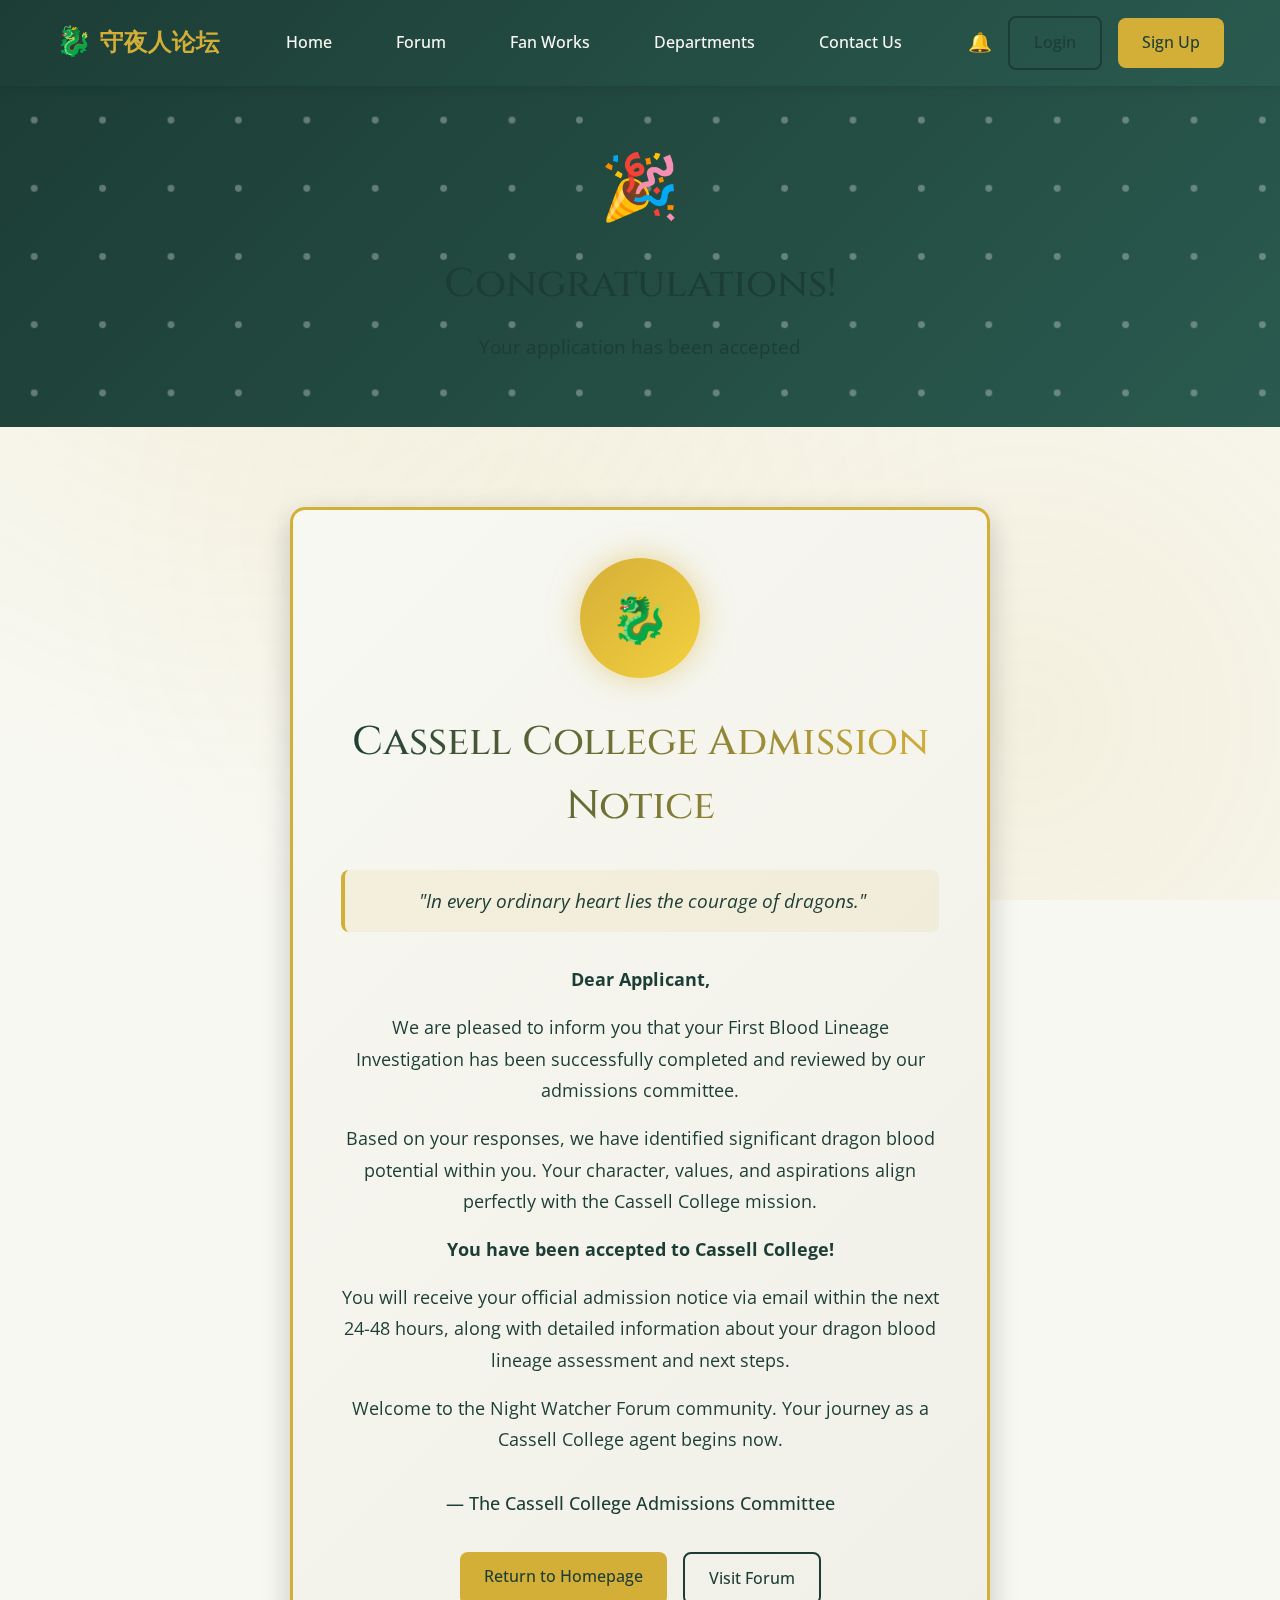
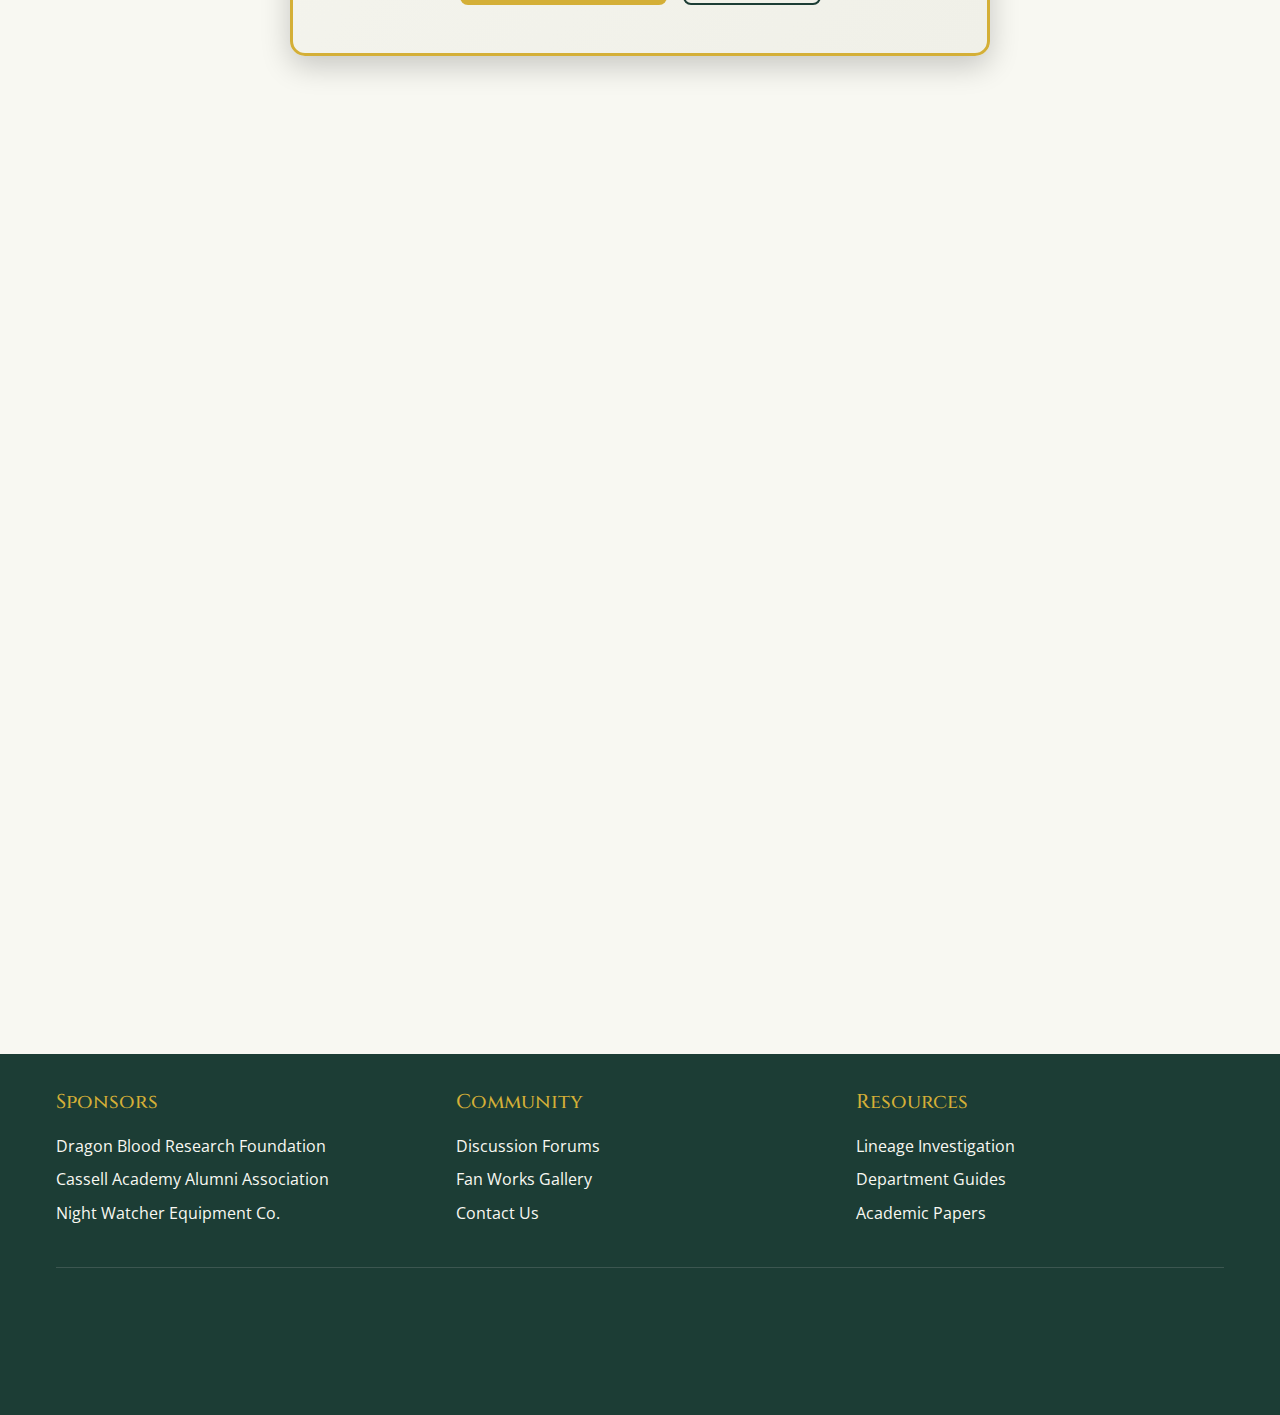
<file: success.html>
<!DOCTYPE html>
<html lang="en">
<head>
    <meta charset="UTF-8">
    <meta name="viewport" content="width=device-width, initial-scale=1.0">
    <title>Admission Confirmation | Night Watcher Forum</title>
    <meta name="description" content="Congratulations! You have been accepted to Cassell College. Welcome to the Night Watcher Forum community">
    <link rel="stylesheet" href="styles.css">
    <style>
        /* Special animations for success page */
        body::before {
            content: '';
            position: fixed;
            top: 0;
            left: 0;
            width: 100%;
            height: 100%;
            background: 
                radial-gradient(circle at 20% 20%, rgba(212, 175, 55, 0.1) 0%, transparent 50%),
                radial-gradient(circle at 80% 80%, rgba(212, 175, 55, 0.1) 0%, transparent 50%),
                radial-gradient(circle at 40% 60%, rgba(212, 175, 55, 0.05) 0%, transparent 50%);
            animation: sparkleMove 8s ease-in-out infinite;
            pointer-events: none;
            z-index: -1;
        }

        @keyframes sparkleMove {
            0%, 100% { opacity: 0.3; transform: scale(1); }
            50% { opacity: 0.6; transform: scale(1.1); }
        }

        .parchment {
            position: relative;
            background: linear-gradient(135deg, #f8f8f2, #f0f0e8);
            border: 3px solid var(--gold);
            border-radius: 15px;
            padding: 3rem;
            max-width: 700px;
            margin: 2rem auto;
            box-shadow: 0 10px 30px var(--shadow-dark);
            animation: revealParchment 1.5s ease-out;
        }

        .parchment::before {
            content: '';
            position: absolute;
            top: -2px;
            left: -2px;
            right: -2px;
            bottom: -2px;
            background: linear-gradient(45deg, var(--gold), #f4d03f, var(--gold));
            border-radius: 15px;
            z-index: -1;
            animation: glowSeal 2s ease-in-out infinite alternate;
        }

        .emblem {
            width: 120px;
            height: 120px;
            margin: 0 auto 2rem;
            background: linear-gradient(135deg, var(--gold), #f4d03f);
            border-radius: 50%;
            display: flex;
            align-items: center;
            justify-content: center;
            font-size: 3rem;
            animation: glowSeal 2s ease-in-out infinite alternate;
            box-shadow: 0 0 30px rgba(212, 175, 55, 0.5);
        }

        .admission-title {
            text-align: center;
            font-family: var(--font-heading);
            font-size: 2.5rem;
            color: var(--emerald);
            margin-bottom: 1rem;
            animation: shimmer 3s ease-in-out infinite;
            background: linear-gradient(90deg, var(--emerald), var(--gold), var(--emerald));
            background-size: 200% 100%;
            -webkit-background-clip: text;
            -webkit-text-fill-color: transparent;
        }

        .quote {
            text-align: center;
            font-style: italic;
            font-size: 1.2rem;
            color: var(--emerald);
            margin: 2rem 0;
            padding: 1rem;
            border-left: 4px solid var(--gold);
            background: rgba(212, 175, 55, 0.1);
            border-radius: 8px;
        }

        .confirmation-text {
            text-align: center;
            font-size: 1.1rem;
            line-height: 1.8;
            color: var(--emerald);
            margin-bottom: 2rem;
        }

        .action-buttons {
            display: flex;
            gap: 1rem;
            justify-content: center;
            flex-wrap: wrap;
            margin-top: 2rem;
        }

        .success-hero {
            background: linear-gradient(135deg, var(--emerald), #2a5a4f);
            color: var(--parchment);
            padding: 3rem 0;
            text-align: center;
            position: relative;
            overflow: hidden;
        }

        .success-hero::before {
            content: '';
            position: absolute;
            top: 0;
            left: 0;
            right: 0;
            bottom: 0;
            background: url('data:image/svg+xml,<svg xmlns="http://www.w3.org/2000/svg" viewBox="0 0 100 100"><defs><pattern id="stars" width="20" height="20" patternUnits="userSpaceOnUse"><circle cx="10" cy="10" r="1" fill="rgba(255,255,255,0.3)"/></pattern></defs><rect width="100" height="100" fill="url(%23stars)"/></svg>');
            animation: sparkleMove 6s ease-in-out infinite;
        }

        .success-hero-content {
            position: relative;
            z-index: 2;
        }

        .celebration {
            font-size: 4rem;
            margin-bottom: 1rem;
            animation: glowSeal 1.5s ease-in-out infinite alternate;
        }

        @media (max-width: 768px) {
            .parchment {
                margin: 1rem;
                padding: 2rem;
            }
            
            .admission-title {
                font-size: 2rem;
            }
            
            .action-buttons {
                flex-direction: column;
                align-items: center;
            }
            
            .action-buttons .btn {
                width: 100%;
                max-width: 300px;
            }
        }
    </style>
</head>
<body>
    <!-- Header -->
    <header class="header">
        <div class="container">
            <div class="header-content">
                <div class="logo">
                    守夜人论坛
                </div>
                <nav>
                    <ul class="nav">
                        <li><a href="index.html">Home</a></li>
                        <li><a href="forum.html">Forum</a></li>
                        <li><a href="fanworks.html">Fan Works</a></li>
                        <li><a href="contact.html">Departments</a></li>
                        <li><a href="contact.html">Contact Us</a></li>
                    </ul>
                </nav>
                <div class="header-actions">
                    <span class="notification-icon" aria-label="Notifications">🔔</span>
                    <a href="#" class="btn btn-outline">Login</a>
                    <a href="questionnaire.html" class="btn btn-primary">Sign Up</a>
                </div>
            </div>
        </div>
    </header>

    <!-- Success Hero Section -->
    <section class="success-hero">
        <div class="container">
            <div class="success-hero-content">
                <div class="celebration">🎉</div>
                <h1>Congratulations!</h1>
                <p style="font-size: 1.2rem; margin-top: 1rem;">Your application has been accepted</p>
            </div>
        </div>
    </section>

    <!-- Main Content -->
    <main>
        <div class="container">
            <section class="section">
                <!-- Parchment Admission Notice -->
                <div class="parchment">
                    <div class="emblem">
                        🐉
                    </div>
                    
                    <h1 class="admission-title">Cassell College Admission Notice</h1>
                    
                    <div class="quote">
                        "In every ordinary heart lies the courage of dragons."
                    </div>
                    
                    <div class="confirmation-text">
                        <p><strong>Dear Applicant,</strong></p>
                        <p>We are pleased to inform you that your First Blood Lineage Investigation has been successfully completed and reviewed by our admissions committee.</p>
                        <p>Based on your responses, we have identified significant dragon blood potential within you. Your character, values, and aspirations align perfectly with the Cassell College mission.</p>
                        <p><strong>You have been accepted to Cassell College!</strong></p>
                        <p>You will receive your official admission notice via email within the next 24-48 hours, along with detailed information about your dragon blood lineage assessment and next steps.</p>
                        <p>Welcome to the Night Watcher Forum community. Your journey as a Cassell College agent begins now.</p>
                        <p style="margin-top: 2rem; font-weight: 500;">— The Cassell College Admissions Committee</p>
                    </div>
                    
                    <div class="action-buttons">
                        <a href="index.html" class="btn btn-primary">Return to Homepage</a>
                        <a href="forum.html" class="btn btn-outline">Visit Forum</a>
                    </div>
                </div>
                
                <!-- Next Steps Section -->
                <div class="section" style="margin-top: 3rem;">
                    <div class="card">
                        <h2>What's Next?</h2>
                        <div class="grid-2" style="gap: 2rem; margin-top: 2rem;">
                            <div>
                                <h4>🎓 Complete Your Profile</h4>
                                <p>Set up your agent profile and choose your department affiliations. You can join multiple departments based on your interests.</p>
                                
                                <h4>📚 Explore the Forum</h4>
                                <p>Dive into discussions, share your thoughts, and connect with fellow agents in our role-play community.</p>
                            </div>
                            
                            <div>
                                <h4>🎨 Share Your Creativity</h4>
                                <p>Upload your fan works, stories, and artwork to our gallery. Show off your creative talents to the community.</p>
                                
                                <h4>🤝 Join Department Activities</h4>
                                <p>Participate in department-specific events, training sessions, and collaborative projects.</p>
                            </div>
                        </div>
                    </div>
                </div>
                
                <!-- Community Stats -->
                <div class="section" style="margin-top: 3rem;">
                    <div class="card" style="background: linear-gradient(135deg, #f8f8f2, #f0f0e8);">
                        <h2 style="text-align: center; margin-bottom: 2rem;">Welcome to Our Community</h2>
                        <div class="grid-3" style="text-align: center;">
                            <div>
                                <h3 style="color: var(--gold); font-size: 2rem; margin-bottom: 0.5rem;">1,247</h3>
                                <p>Active Agents</p>
                            </div>
                            <div>
                                <h3 style="color: var(--gold); font-size: 2rem; margin-bottom: 0.5rem;">89</h3>
                                <p>Departments</p>
                            </div>
                            <div>
                                <h3 style="color: var(--gold); font-size: 2rem; margin-bottom: 0.5rem;">2,156</h3>
                                <p>Fan Works</p>
                            </div>
                        </div>
                    </div>
                </div>
            </section>
        </div>
    </main>

    <!-- Footer -->
    <footer class="footer">
        <div class="container">
            <div class="footer-content">
                <div class="footer-section">
                    <h4>Sponsors</h4>
                    <p>Dragon Blood Research Foundation</p>
                    <p>Cassell Academy Alumni Association</p>
                    <p>Night Watcher Equipment Co.</p>
                </div>
                <div class="footer-section">
                    <h4>Community</h4>
                    <p><a href="forum.html">Discussion Forums</a></p>
                    <p><a href="fanworks.html">Fan Works Gallery</a></p>
                    <p><a href="contact.html">Contact Us</a></p>
                </div>
                <div class="footer-section">
                    <h4>Resources</h4>
                    <p><a href="questionnaire.html">Lineage Investigation</a></p>
                    <p><a href="#">Department Guides</a></p>
                    <p><a href="#">Academic Papers</a></p>
                </div>
            </div>
            <div class="footer-bottom">
                <p>&copy; 2025 Night Watcher Forum. All rights reserved.</p>
                <p>Inspired by Dragon Raja universe. This is a fan community project.</p>
            </div>
        </div>
    </footer>

    <script src="script.js"></script>
</body>
</html>
</file>
<file: styles.css>
/* ===========================================
   Night Watcher Forum - Dragon Raja Fan Community
   Global Stylesheet - Fantasy Academy Theme
   =========================================== */

/* ===== RESET & FONTS ===== */
@import url('https://fonts.googleapis.com/css2?family=Cinzel:wght@400;500;600&family=Open+Sans:wght@300;400;500;600&display=swap');

* {
  margin: 0;
  padding: 0;
  box-sizing: border-box;
}

/* ===== CSS VARIABLES ===== */
:root {
  /* Color Palette */
  --emerald: #1C3D35;
  --silver: #C0C0C0;
  --parchment: #F8F8F2;
  --gold: #D4AF37;
  --shadow: rgba(0, 0, 0, 0.1);
  --shadow-dark: rgba(0, 0, 0, 0.2);
  
  /* Typography */
  --font-heading: 'Cinzel', serif;
  --font-body: 'Open Sans', 'Noto Sans SC', sans-serif;
  
  /* Layout */
  --max-width: 1200px;
  --border-radius: 8px;
  --transition: all 0.3s ease;
}

/* ===== BASE STYLES ===== */
body {
  font-family: var(--font-body);
  line-height: 1.6;
  color: var(--emerald);
  background-color: var(--parchment);
  font-size: 16px;
}

h1, h2, h3, h4, h5, h6 {
  font-family: var(--font-heading);
  font-weight: 500;
  margin-bottom: 1rem;
  color: var(--emerald);
}

h1 { font-size: 2.5rem; }
h2 { font-size: 2rem; }
h3 { font-size: 1.5rem; }
h4 { font-size: 1.25rem; }

p {
  margin-bottom: 1rem;
  color: var(--emerald);
}

a {
  color: var(--emerald);
  text-decoration: none;
  transition: var(--transition);
}

a:hover {
  color: var(--gold);
}

img {
  max-width: 100%;
  height: auto;
}

/* ===== LAYOUT CONTAINERS ===== */
.container {
  max-width: var(--max-width);
  margin: 0 auto;
  padding: 0 1rem;
}

.section {
  padding: 3rem 0;
}

/* ===== HEADER ===== */
.header {
  background: linear-gradient(135deg, var(--emerald), #2a5a4f);
  color: var(--parchment);
  padding: 1rem 0;
  box-shadow: 0 2px 10px var(--shadow);
  position: sticky;
  top: 0;
  z-index: 100;
}

.header-content {
  display: flex;
  justify-content: space-between;
  align-items: center;
  flex-wrap: wrap;
  gap: 1rem;
}

.logo {
  display: flex;
  align-items: center;
  gap: 0.5rem;
  font-family: var(--font-heading);
  font-size: 1.5rem;
  font-weight: 600;
  color: var(--gold);
}

.logo::before {
  content: "🐉";
  font-size: 1.8rem;
}

.nav {
  display: flex;
  gap: 2rem;
  list-style: none;
}

.nav a {
  color: var(--parchment);
  font-weight: 500;
  padding: 0.5rem 1rem;
  border-radius: var(--border-radius);
  transition: var(--transition);
}

.nav a:hover,
.nav a.active {
  background-color: var(--gold);
  color: var(--emerald);
}

.header-actions {
  display: flex;
  align-items: center;
  gap: 1rem;
}

.notification-icon {
  font-size: 1.2rem;
  color: var(--parchment);
  cursor: pointer;
  transition: var(--transition);
}

.notification-icon:hover {
  color: var(--gold);
}

/* ===== BUTTONS ===== */
.btn {
  display: inline-block;
  padding: 0.75rem 1.5rem;
  border: none;
  border-radius: var(--border-radius);
  font-family: var(--font-body);
  font-weight: 500;
  text-align: center;
  cursor: pointer;
  transition: var(--transition);
  text-decoration: none;
  font-size: 1rem;
}

.btn-primary {
  background-color: var(--gold);
  color: var(--emerald);
}

.btn-primary:hover {
  background-color: var(--emerald);
  color: var(--parchment);
  transform: translateY(-2px);
  box-shadow: 0 4px 12px var(--shadow);
}

.btn-outline {
  background-color: transparent;
  color: var(--emerald);
  border: 2px solid var(--emerald);
}

.btn-outline:hover {
  background-color: var(--emerald);
  color: var(--parchment);
}

.btn-small {
  padding: 0.5rem 1rem;
  font-size: 0.9rem;
}

/* ===== CARDS ===== */
.card {
  background: white;
  border-radius: var(--border-radius);
  padding: 1.5rem;
  box-shadow: 0 2px 8px var(--shadow);
  transition: var(--transition);
  border: 1px solid #e0e0e0;
}

.card:hover {
  transform: translateY(-4px);
  box-shadow: 0 8px 25px var(--shadow-dark);
}

.card-header {
  margin-bottom: 1rem;
  padding-bottom: 1rem;
  border-bottom: 1px solid #e0e0e0;
}

.card-title {
  font-family: var(--font-heading);
  font-size: 1.25rem;
  margin-bottom: 0.5rem;
  color: var(--emerald);
}

.card-meta {
  font-size: 0.9rem;
  color: #666;
  display: flex;
  gap: 1rem;
  flex-wrap: wrap;
}

/* ===== GRID LAYOUTS ===== */
.grid-2 {
  display: grid;
  grid-template-columns: repeat(auto-fit, minmax(300px, 1fr));
  gap: 2rem;
}

.grid-3 {
  display: grid;
  grid-template-columns: repeat(auto-fit, minmax(250px, 1fr));
  gap: 2rem;
}

.grid-4 {
  display: grid;
  grid-template-columns: repeat(auto-fit, minmax(200px, 1fr));
  gap: 1.5rem;
}

.flex-row {
  display: flex;
  gap: 1rem;
  align-items: center;
  flex-wrap: wrap;
}

.flex-column {
  display: flex;
  flex-direction: column;
  gap: 1rem;
}

/* ===== UTILITY CLASSES ===== */
.text-center { text-align: center; }
.text-left { text-align: left; }
.text-right { text-align: right; }

.hidden-mobile {
  display: block;
}

.divider {
  height: 1px;
  background: linear-gradient(90deg, transparent, var(--silver), transparent);
  margin: 2rem 0;
}

.spacer {
  height: 2rem;
}

/* ===== FORMS ===== */
.form-group {
  margin-bottom: 1.5rem;
}

.form-label {
  display: block;
  margin-bottom: 0.5rem;
  font-weight: 500;
  color: var(--emerald);
}

.form-input,
.form-textarea,
.form-select {
  width: 100%;
  padding: 0.75rem;
  border: 2px solid #e0e0e0;
  border-radius: var(--border-radius);
  font-family: var(--font-body);
  font-size: 1rem;
  transition: var(--transition);
}

.form-input:focus,
.form-textarea:focus,
.form-select:focus {
  outline: none;
  border-color: var(--gold);
  box-shadow: 0 0 0 3px rgba(212, 175, 55, 0.1);
}

.form-textarea {
  min-height: 120px;
  resize: vertical;
}

.radio-group {
  display: flex;
  gap: 1rem;
  flex-wrap: wrap;
}

.radio-item {
  display: flex;
  align-items: center;
  gap: 0.5rem;
}

/* ===== FOOTER ===== */
.footer {
  background-color: var(--emerald);
  color: var(--parchment);
  padding: 2rem 0;
  margin-top: 4rem;
}

.footer-content {
  display: grid;
  grid-template-columns: repeat(auto-fit, minmax(250px, 1fr));
  gap: 2rem;
  margin-bottom: 2rem;
}

.footer-section h4 {
  color: var(--gold);
  margin-bottom: 1rem;
}

.footer-section p,
.footer-section a {
  color: var(--parchment);
  margin-bottom: 0.5rem;
}

.footer-bottom {
  text-align: center;
  padding-top: 2rem;
  border-top: 1px solid rgba(192, 192, 192, 0.2);
  color: var(--silver);
}

/* ===== HERO SECTION ===== */
.hero {
  background: linear-gradient(135deg, var(--emerald), #2a5a4f);
  color: var(--parchment);
  padding: 4rem 0;
  text-align: center;
  position: relative;
  overflow: hidden;
}

.hero::before {
  content: '';
  position: absolute;
  top: 0;
  left: 0;
  right: 0;
  bottom: 0;
  background: url('data:image/svg+xml,<svg xmlns="http://www.w3.org/2000/svg" viewBox="0 0 100 100"><defs><pattern id="grain" width="100" height="100" patternUnits="userSpaceOnUse"><circle cx="50" cy="50" r="1" fill="rgba(255,255,255,0.1)"/></pattern></defs><rect width="100" height="100" fill="url(%23grain)"/></svg>');
  opacity: 0.3;
}

.hero-content {
  position: relative;
  z-index: 2;
}

.hero h1 {
  font-size: 3rem;
  margin-bottom: 1rem;
  color: var(--gold);
}

.hero p {
  font-size: 1.2rem;
  margin-bottom: 2rem;
  color: var(--parchment);
}

.search-bar {
  display: flex;
  max-width: 500px;
  margin: 0 auto;
  background: white;
  border-radius: 50px;
  overflow: hidden;
  box-shadow: 0 4px 20px var(--shadow);
}

.search-input {
  flex: 1;
  padding: 1rem 1.5rem;
  border: none;
  outline: none;
  font-size: 1rem;
}

.search-btn {
  background-color: var(--gold);
  color: var(--emerald);
  border: none;
  padding: 1rem 1.5rem;
  cursor: pointer;
  transition: var(--transition);
}

.search-btn:hover {
  background-color: var(--emerald);
  color: var(--parchment);
}

/* ===== SIDEBAR ===== */
.sidebar {
  background: white;
  border-radius: var(--border-radius);
  padding: 1.5rem;
  box-shadow: 0 2px 8px var(--shadow);
  height: fit-content;
}

.sidebar h3 {
  color: var(--emerald);
  margin-bottom: 1rem;
  padding-bottom: 0.5rem;
  border-bottom: 2px solid var(--gold);
}

.department-list {
  list-style: none;
}

.department-item {
  padding: 1rem 0;
  border-bottom: 1px solid #e0e0e0;
}

.department-item:last-child {
  border-bottom: none;
}

.department-name {
  font-weight: 500;
  color: var(--emerald);
  margin-bottom: 0.25rem;
}

.department-meta {
  font-size: 0.9rem;
  color: #666;
  margin-bottom: 0.5rem;
}

/* ===== THREAD LIST ===== */
.thread-item {
  background: white;
  border-radius: var(--border-radius);
  padding: 1.5rem;
  margin-bottom: 1rem;
  box-shadow: 0 2px 8px var(--shadow);
  transition: var(--transition);
  border-left: 4px solid var(--gold);
}

.thread-item:hover {
  transform: translateX(4px);
  box-shadow: 0 4px 15px var(--shadow-dark);
}

.thread-title {
  font-family: var(--font-heading);
  font-size: 1.1rem;
  color: var(--emerald);
  margin-bottom: 0.5rem;
}

.thread-meta {
  display: flex;
  gap: 1rem;
  font-size: 0.9rem;
  color: #666;
  flex-wrap: wrap;
}

/* ===== GALLERY GRID ===== */
.gallery-grid {
  display: grid;
  grid-template-columns: repeat(auto-fill, minmax(250px, 1fr));
  gap: 1.5rem;
  margin-top: 2rem;
}

.gallery-item {
  background: white;
  border-radius: var(--border-radius);
  overflow: hidden;
  box-shadow: 0 2px 8px var(--shadow);
  transition: var(--transition);
}

.gallery-item:hover {
  transform: translateY(-4px);
  box-shadow: 0 8px 25px var(--shadow-dark);
}

.gallery-image {
  width: 100%;
  height: 200px;
  object-fit: cover;
  background: #f0f0f0;
}

.gallery-content {
  padding: 1rem;
}

.gallery-title {
  font-family: var(--font-heading);
  font-size: 1rem;
  color: var(--emerald);
  margin-bottom: 0.5rem;
}

.gallery-author {
  font-size: 0.9rem;
  color: #666;
  margin-bottom: 0.5rem;
}

.gallery-stats {
  display: flex;
  gap: 1rem;
  font-size: 0.9rem;
  color: #666;
}

/* ===== FILTERS ===== */
.filter-bar {
  display: flex;
  gap: 1rem;
  margin-bottom: 2rem;
  flex-wrap: wrap;
  align-items: center;
}

.filter-btn {
  padding: 0.5rem 1rem;
  background: white;
  border: 2px solid #e0e0e0;
  border-radius: var(--border-radius);
  cursor: pointer;
  transition: var(--transition);
}

.filter-btn.active,
.filter-btn:hover {
  border-color: var(--gold);
  background-color: var(--gold);
  color: var(--emerald);
}

/* ===== PARCHMENT ANIMATIONS ===== */
.parchment {
  background: linear-gradient(135deg, #f8f8f2, #f0f0e8);
  border: 3px solid var(--gold);
  border-radius: 15px;
  padding: 3rem;
  max-width: 700px;
  margin: 2rem auto;
  position: relative;
  box-shadow: 0 10px 30px var(--shadow-dark);
  animation: revealParchment 1.5s ease-out;
}

.parchment::before {
  content: '';
  position: absolute;
  top: -2px;
  left: -2px;
  right: -2px;
  bottom: -2px;
  background: linear-gradient(45deg, var(--gold), #f4d03f, var(--gold));
  border-radius: 15px;
  z-index: -1;
  animation: glowSeal 2s ease-in-out infinite alternate;
}

@keyframes revealParchment {
  0% {
    opacity: 0;
    transform: translateY(50px) scale(0.9);
  }
  100% {
    opacity: 1;
    transform: translateY(0) scale(1);
  }
}

@keyframes glowSeal {
  0% {
    box-shadow: 0 0 20px rgba(212, 175, 55, 0.3);
  }
  100% {
    box-shadow: 0 0 40px rgba(212, 175, 55, 0.6);
  }
}

@keyframes shimmer {
  0% {
    background-position: -200% 0;
  }
  100% {
    background-position: 200% 0;
  }
}

.shimmer-text {
  background: linear-gradient(90deg, var(--emerald), var(--gold), var(--emerald));
  background-size: 200% 100%;
  -webkit-background-clip: text;
  -webkit-text-fill-color: transparent;
  animation: shimmer 2s ease-in-out infinite;
}

/* ===== RESPONSIVE DESIGN ===== */
@media (max-width: 1024px) {
  .container {
    padding: 0 1.5rem;
  }
  
  .hero h1 {
    font-size: 2.5rem;
  }
  
  .grid-3 {
    grid-template-columns: repeat(auto-fit, minmax(200px, 1fr));
  }
}

@media (max-width: 768px) {
  .header-content {
    flex-direction: column;
    text-align: center;
  }
  
  .nav {
    flex-direction: column;
    gap: 0.5rem;
  }
  
  .hero h1 {
    font-size: 2rem;
  }
  
  .hero p {
    font-size: 1rem;
  }
  
  .search-bar {
    flex-direction: column;
    border-radius: var(--border-radius);
  }
  
  .search-input,
  .search-btn {
    border-radius: 0;
  }
  
  .grid-2,
  .grid-3,
  .grid-4 {
    grid-template-columns: 1fr;
  }
  
  .hidden-mobile {
    display: none;
  }
  
  .filter-bar {
    flex-direction: column;
    align-items: stretch;
  }
  
  .gallery-grid {
    grid-template-columns: 1fr;
  }
  
  .parchment {
    margin: 1rem;
    padding: 2rem;
  }
}

@media (max-width: 480px) {
  .section {
    padding: 2rem 0;
  }
  
  .card {
    padding: 1rem;
  }
  
  .hero {
    padding: 2rem 0;
  }
  
  .hero h1 {
    font-size: 1.8rem;
  }
}

/* ===== ACCESSIBILITY ===== */
@media (prefers-reduced-motion: reduce) {
  * {
    animation-duration: 0.01ms !important;
    animation-iteration-count: 1 !important;
    transition-duration: 0.01ms !important;
  }
}

.sr-only {
  position: absolute;
  width: 1px;
  height: 1px;
  padding: 0;
  margin: -1px;
  overflow: hidden;
  clip: rect(0, 0, 0, 0);
  white-space: nowrap;
  border: 0;
}

/* ===== PRINT STYLES ===== */
@media print {
  .header,
  .footer,
  .btn {
    display: none;
  }
  
  body {
    background: white;
    color: black;
  }
  
  .card {
    box-shadow: none;
    border: 1px solid #ccc;
  }
}
</file>
